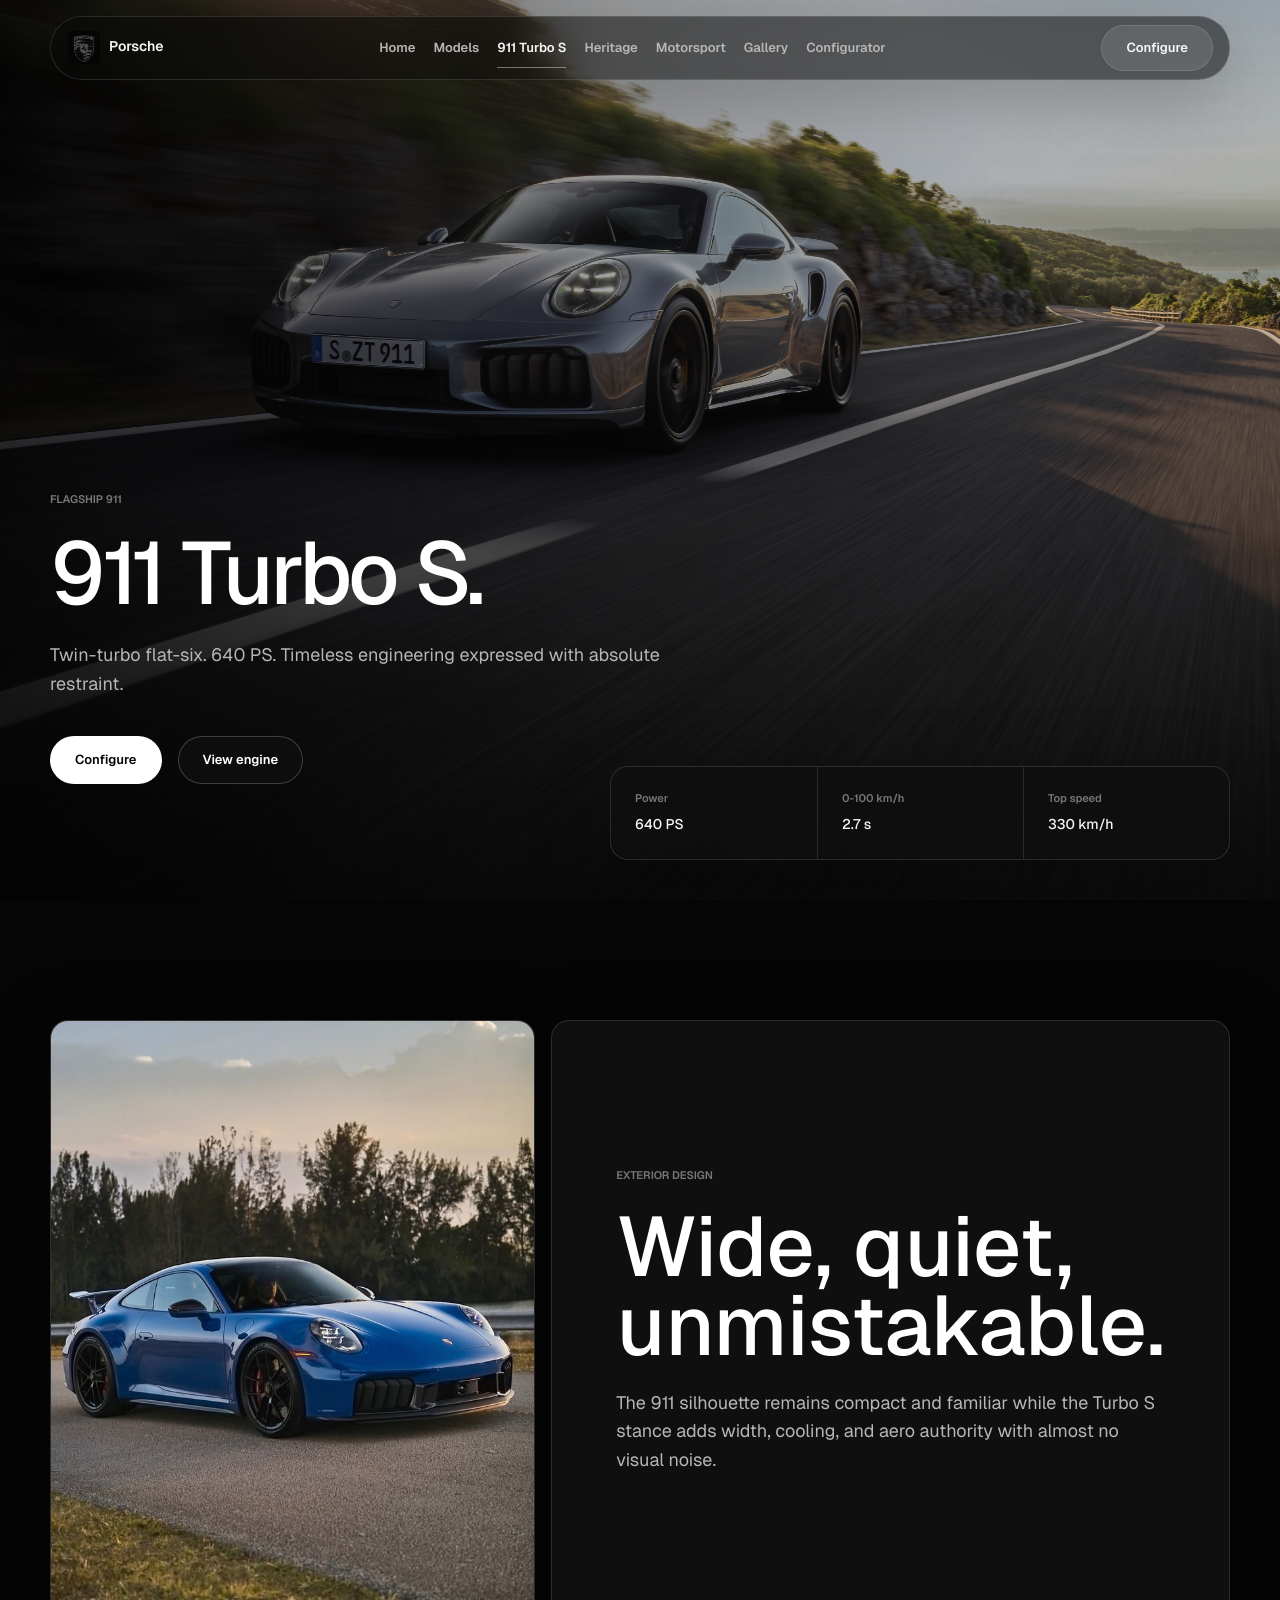
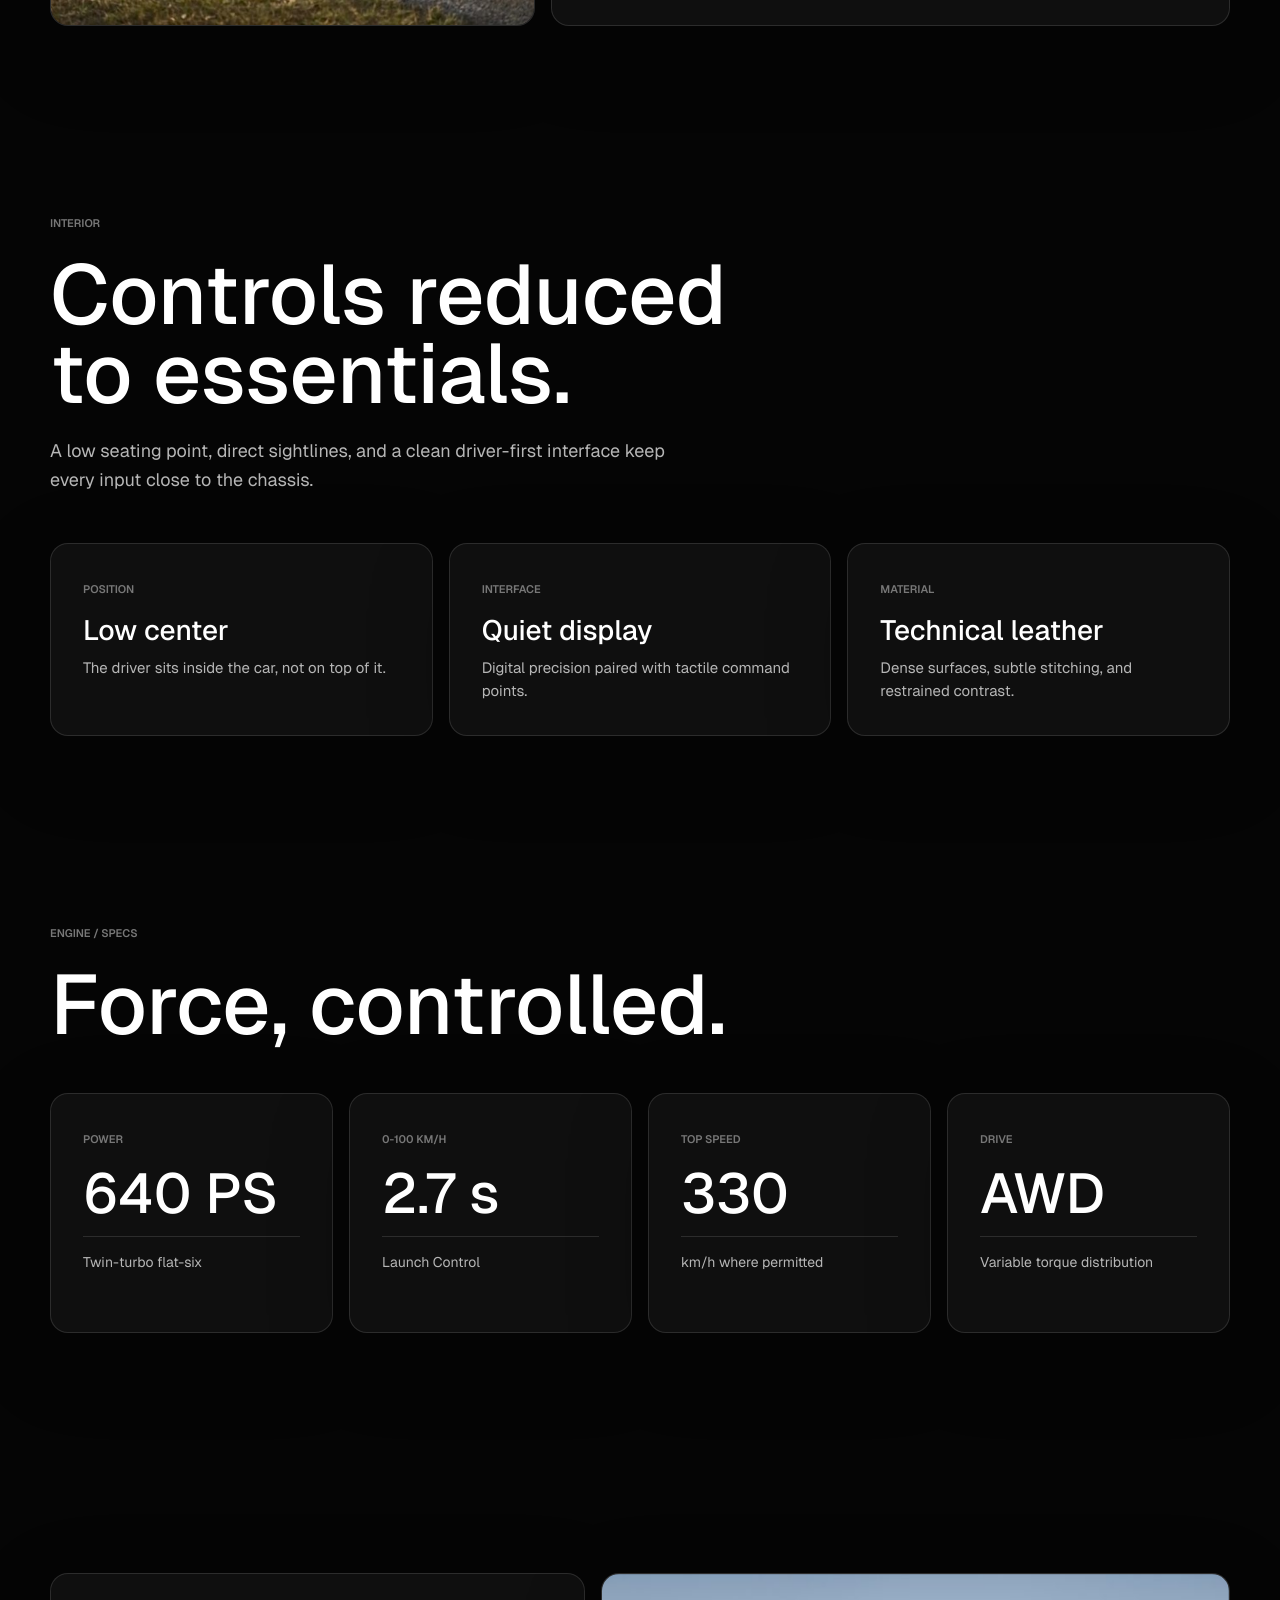
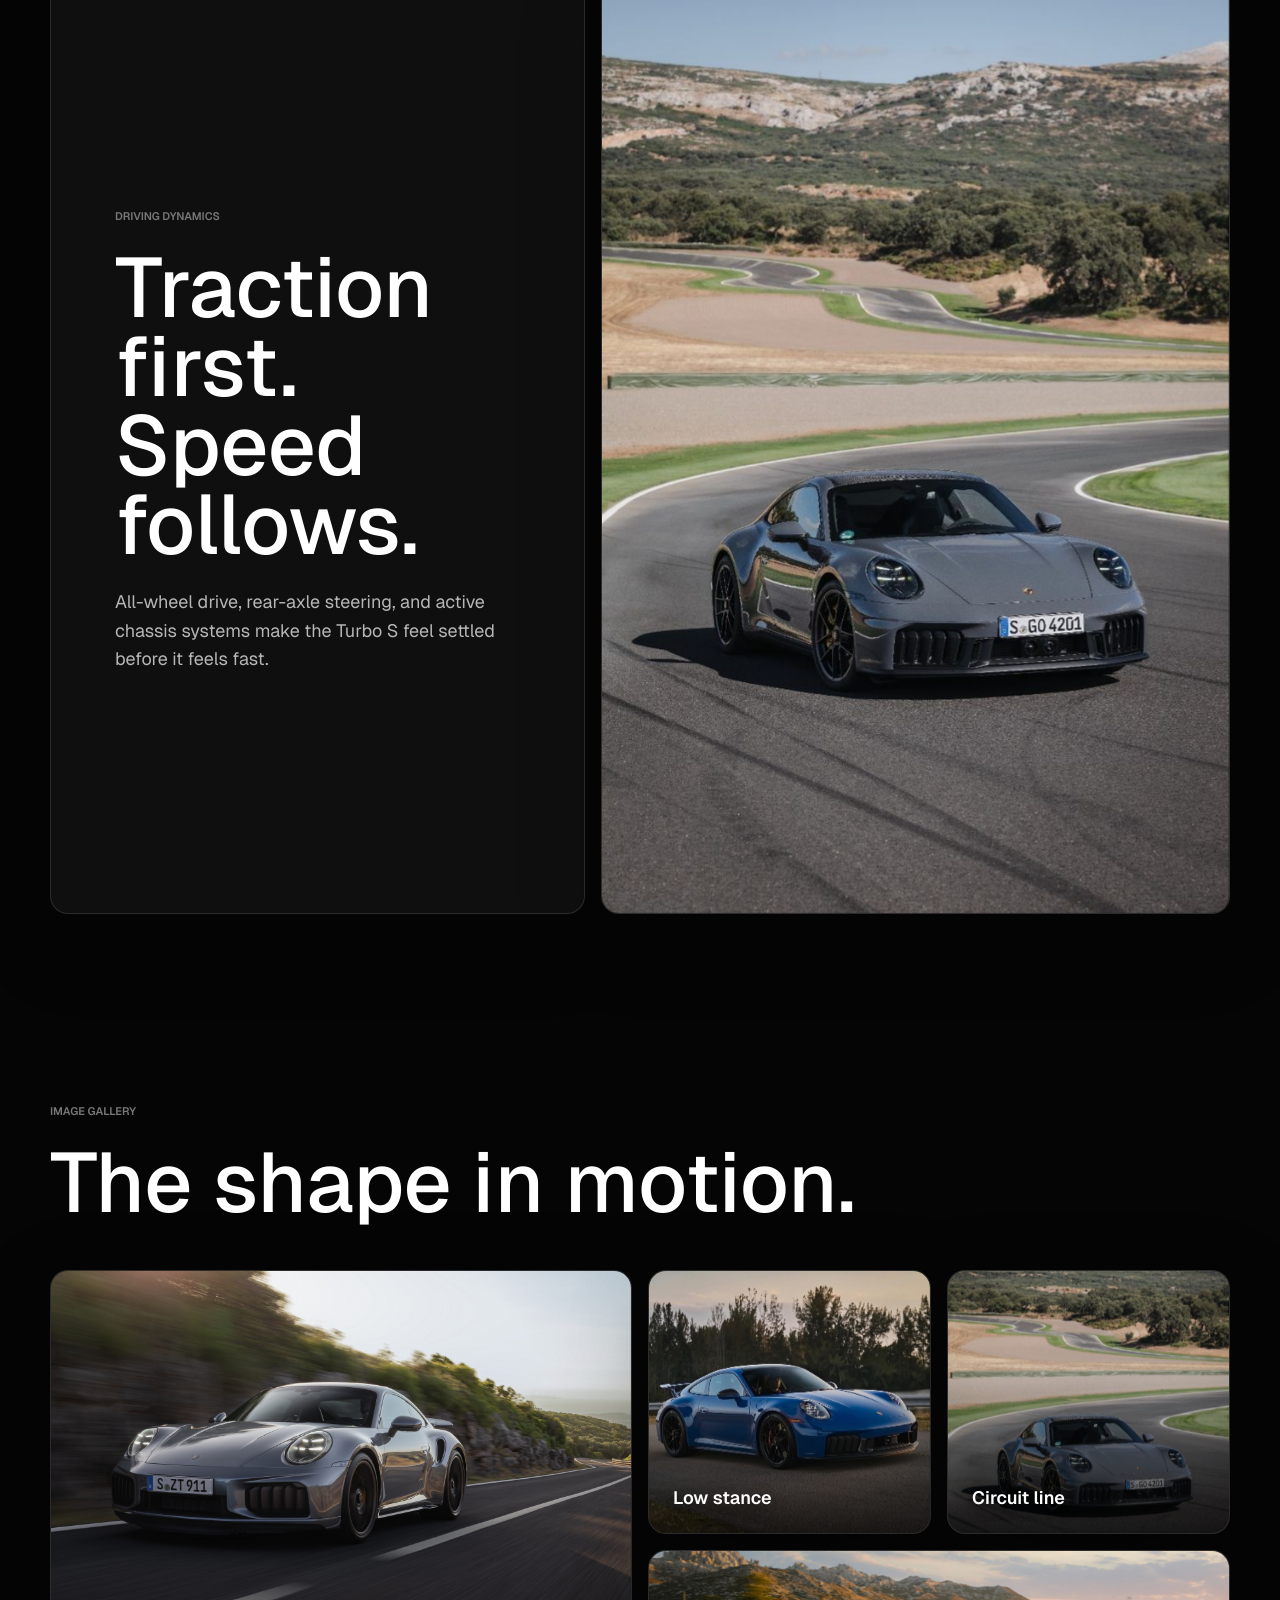
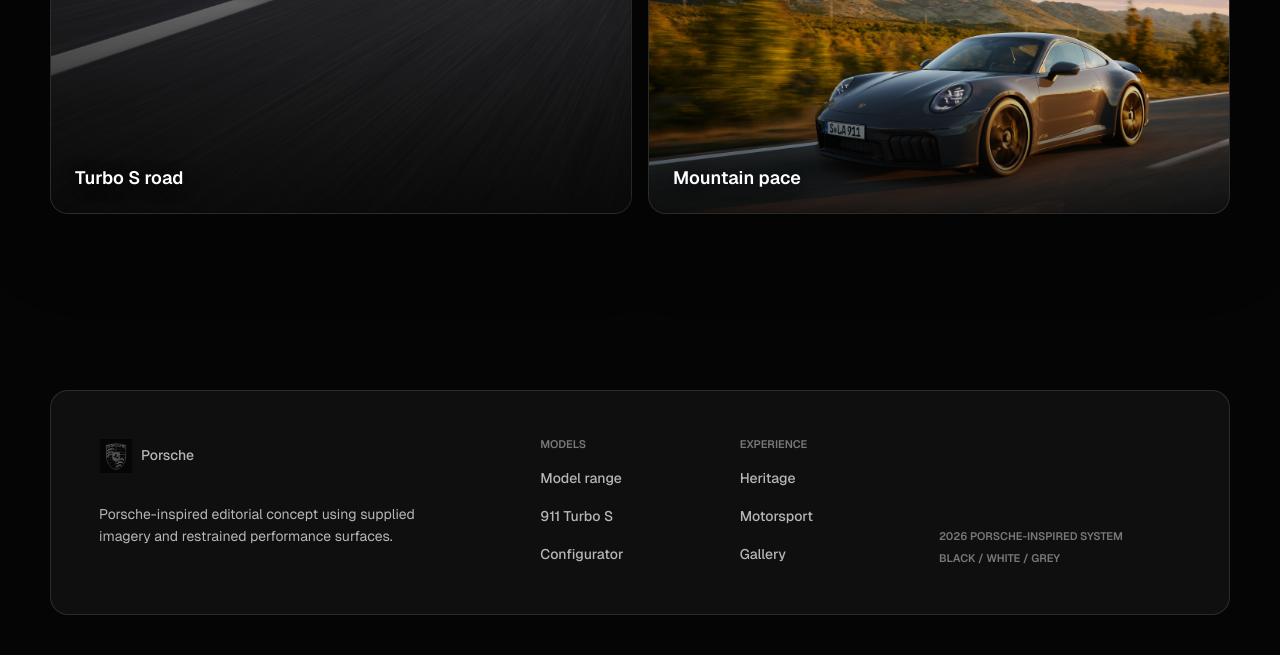
<file: 911-turbo-s.html>
<!doctype html>
<html lang="en">
  <head>
    <meta charset="UTF-8" />
    <meta name="viewport" content="width=device-width, initial-scale=1.0" />
    <title>911 Turbo S | Porsche Performance Concept</title>
    <meta name="description" content="A cinematic flagship page for the Porsche 911 Turbo S concept." />
    <script>document.documentElement.classList.add("js", "is-loading");</script>
    <link rel="icon" type="image/png" href="assets/porsche-crest.png" />
    <link rel="preconnect" href="https://fonts.googleapis.com" />
    <link rel="preconnect" href="https://fonts.gstatic.com" crossorigin />
    <link href="https://fonts.googleapis.com/css2?family=Geist:wght@400;500;600;700&family=Inter:wght@400;500;600;700&display=swap" rel="stylesheet" />
    <link rel="stylesheet" href="styles.css" />
  </head>
  <body>
    <a class="skip-link" href="#main">Skip to content</a>
    <header class="site-header" data-header>
      <a class="brand" href="index.html" aria-label="Porsche concept home">
        <img class="brand-mark" src="assets/porsche-crest.png" alt="" aria-hidden="true" decoding="async" />
        <span>Porsche</span>
      </a>
      <button class="nav-toggle" type="button" aria-expanded="false" aria-controls="site-nav" aria-label="Open menu">
        <span></span><span></span><span class="sr-only">Menu</span>
      </button>
      <nav class="site-nav" id="site-nav" aria-label="Primary navigation">
        <a href="index.html">Home</a>
        <a href="models.html">Models</a>
        <a href="911-turbo-s.html" aria-current="page">911 Turbo S</a>
        <a href="heritage.html">Heritage</a>
        <a href="motorsport.html">Motorsport</a>
        <a href="gallery.html">Gallery</a>
        <a href="configurator.html">Configurator</a>
      </nav>
      <a class="nav-cta" href="configurator.html">Configure</a>
    </header>

    <main id="main">
      <section class="page-hero flagship-hero" aria-labelledby="turbo-title">
        <img src="assets/911-turbo-s-reference.jpg" alt="Porsche 911 Turbo S driving on a warm coastal road" />
        <div class="page-hero-shade" aria-hidden="true"></div>
        <div class="page-hero-content reveal">
          <p class="system-line">Flagship 911</p>
          <h1 id="turbo-title">911 Turbo S.</h1>
          <p>Twin-turbo flat-six. 640 PS. Timeless engineering expressed with absolute restraint.</p>
          <div class="hero-actions">
            <a class="button button-primary" href="configurator.html">Configure</a>
            <a class="button button-secondary" href="#engine">View engine</a>
          </div>
        </div>
        <div class="hero-rail reveal stats-rail" aria-label="911 Turbo S highlights">
          <div><span>Power</span><strong>640 PS</strong></div>
          <div><span>0-100 km/h</span><strong>2.7 s</strong></div>
          <div><span>Top speed</span><strong>330 km/h</strong></div>
        </div>
      </section>

      <section class="section split-feature" aria-labelledby="exterior-title">
        <div class="feature-media reveal"><img src="assets/911-1.jfif" alt="Blue Porsche 911 low in stance" loading="lazy" decoding="async" /></div>
        <div class="feature-copy reveal">
          <p class="system-line">Exterior design</p>
          <h2 id="exterior-title">Wide, quiet, unmistakable.</h2>
          <p>The 911 silhouette remains compact and familiar while the Turbo S stance adds width, cooling, and aero authority with almost no visual noise.</p>
        </div>
      </section>

      <section class="section feature-band" aria-labelledby="interior-title">
        <div class="section-head reveal">
          <p class="system-line">Interior</p>
          <h2 id="interior-title">Controls reduced to essentials.</h2>
          <p>A low seating point, direct sightlines, and a clean driver-first interface keep every input close to the chassis.</p>
        </div>
        <div class="detail-grid">
          <article class="detail-card reveal"><span>Position</span><strong>Low center</strong><p>The driver sits inside the car, not on top of it.</p></article>
          <article class="detail-card reveal"><span>Interface</span><strong>Quiet display</strong><p>Digital precision paired with tactile command points.</p></article>
          <article class="detail-card reveal"><span>Material</span><strong>Technical leather</strong><p>Dense surfaces, subtle stitching, and restrained contrast.</p></article>
        </div>
      </section>

      <section class="section specs" id="engine" aria-labelledby="engine-title">
        <div class="section-head reveal">
          <p class="system-line">Engine / Specs</p>
          <h2 id="engine-title">Force, controlled.</h2>
        </div>
        <div class="spec-grid animated-stats">
          <article class="spec-card reveal"><span>Power</span><strong data-count="640">640 PS</strong><p>Twin-turbo flat-six</p></article>
          <article class="spec-card reveal"><span>0-100 km/h</span><strong data-count="2.7">2.7 s</strong><p>Launch Control</p></article>
          <article class="spec-card reveal"><span>Top speed</span><strong data-count="330">330</strong><p>km/h where permitted</p></article>
          <article class="spec-card reveal"><span>Drive</span><strong>AWD</strong><p>Variable torque distribution</p></article>
        </div>
      </section>

      <section class="section split-feature reverse" aria-labelledby="dynamics-title">
        <div class="feature-media reveal"><img src="assets/911.jfif" alt="Porsche 911 on a circuit bend" loading="lazy" decoding="async" /></div>
        <div class="feature-copy reveal">
          <p class="system-line">Driving dynamics</p>
          <h2 id="dynamics-title">Traction first. Speed follows.</h2>
          <p>All-wheel drive, rear-axle steering, and active chassis systems make the Turbo S feel settled before it feels fast.</p>
        </div>
      </section>

      <section class="section gallery" aria-labelledby="turbo-gallery-title">
        <div class="section-head reveal">
          <p class="system-line">Image gallery</p>
          <h2 id="turbo-gallery-title">The shape in motion.</h2>
        </div>
        <div class="gallery-grid">
          <figure class="gallery-item gallery-large reveal"><img src="assets/911-turbo-s-reference.jpg" alt="911 Turbo S road image" loading="lazy" decoding="async" /><figcaption>Turbo S road</figcaption></figure>
          <figure class="gallery-item reveal"><img src="assets/911-1.jfif" alt="911 front three-quarter" loading="lazy" decoding="async" /><figcaption>Low stance</figcaption></figure>
          <figure class="gallery-item reveal"><img src="assets/911.jfif" alt="911 circuit motion" loading="lazy" decoding="async" /><figcaption>Circuit line</figcaption></figure>
          <figure class="gallery-item gallery-wide reveal"><img src="assets/carrera-gts-hero-desktop.jpg" alt="911 mountain road" loading="lazy" decoding="async" /><figcaption>Mountain pace</figcaption></figure>
        </div>
      </section>
    </main>

    <footer class="site-footer">
      <div><a class="brand" href="index.html"><img class="brand-mark" src="assets/porsche-crest.png" alt="" aria-hidden="true" /><span>Porsche</span></a><p>Porsche-inspired editorial concept using supplied imagery and restrained performance surfaces.</p></div>
      <nav aria-label="Footer models"><h2>Models</h2><a href="models.html">Model range</a><a href="911-turbo-s.html">911 Turbo S</a><a href="configurator.html">Configurator</a></nav>
      <nav aria-label="Footer experience"><h2>Experience</h2><a href="heritage.html">Heritage</a><a href="motorsport.html">Motorsport</a><a href="gallery.html">Gallery</a></nav>
      <div class="footer-meta"><span>2026 Porsche-inspired system</span><span>Black / White / Grey</span></div>
    </footer>
    <script src="script.js"></script>
  </body>
</html>
</file>
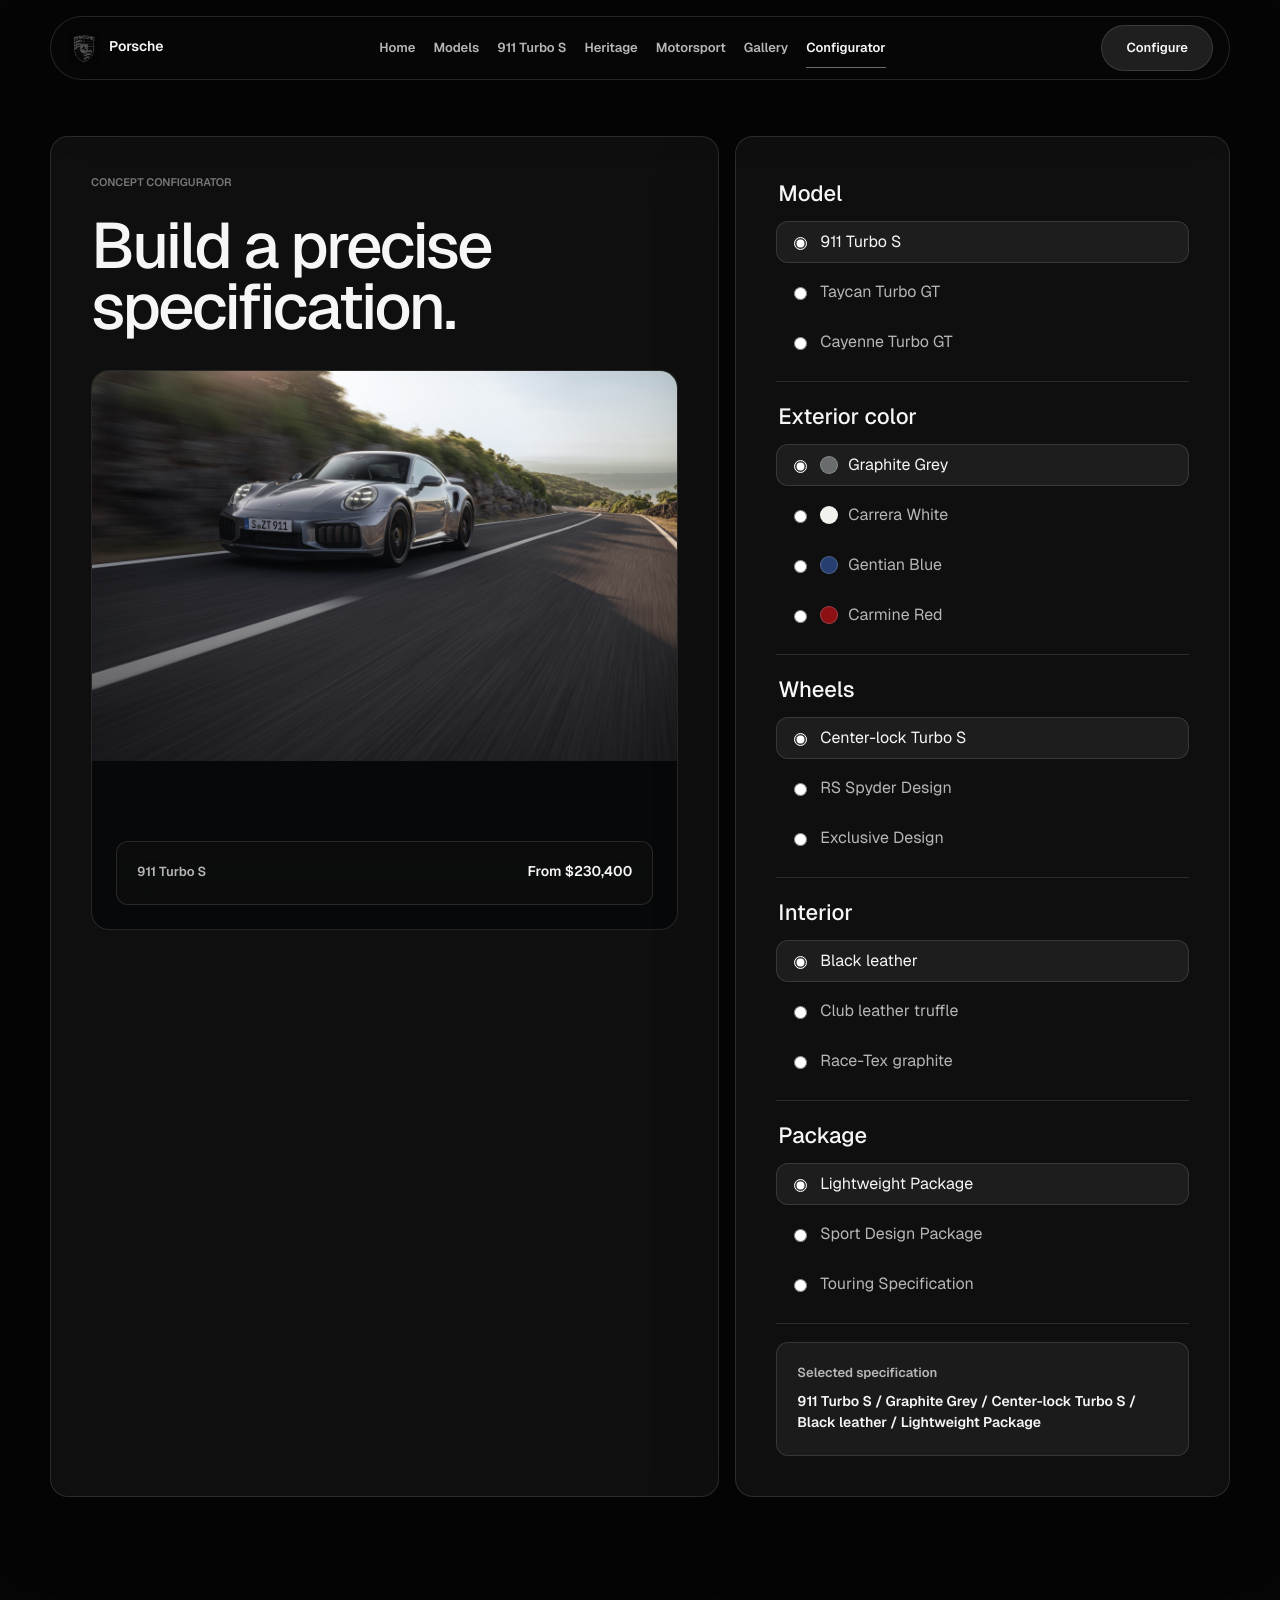
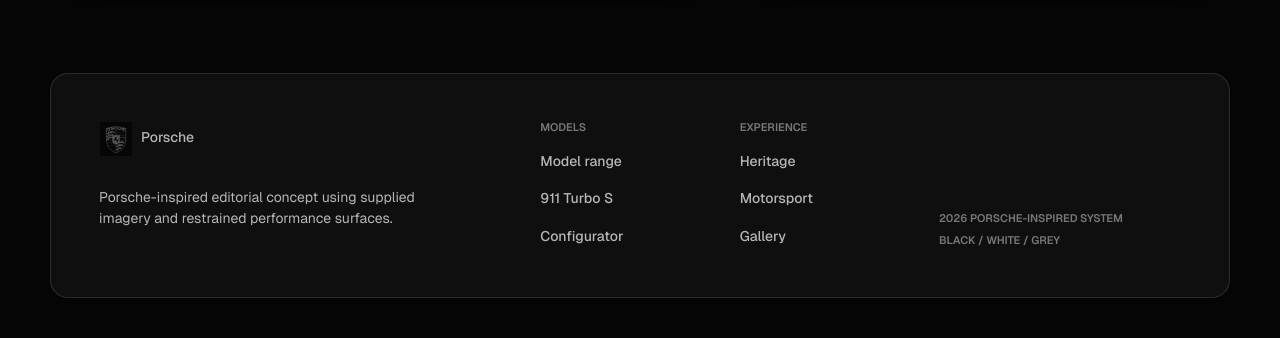
<file: configurator.html>
<!doctype html>
<html lang="en">
  <head>
    <meta charset="UTF-8" />
    <meta name="viewport" content="width=device-width, initial-scale=1.0" />
    <title>Configurator | Porsche Performance Concept</title>
    <meta name="description" content="A premium Porsche-inspired concept configurator for model, color, wheels, interior, and package." />
    <script>document.documentElement.classList.add("js", "is-loading");</script>
    <link rel="icon" type="image/png" href="assets/porsche-crest.png" />
    <link rel="preconnect" href="https://fonts.googleapis.com" />
    <link rel="preconnect" href="https://fonts.gstatic.com" crossorigin />
    <link href="https://fonts.googleapis.com/css2?family=Geist:wght@400;500;600;700&family=Inter:wght@400;500;600;700&display=swap" rel="stylesheet" />
    <link rel="stylesheet" href="styles.css" />
  </head>
  <body>
    <a class="skip-link" href="#main">Skip to content</a>
    <header class="site-header" data-header>
      <a class="brand" href="index.html" aria-label="Porsche concept home"><img class="brand-mark" src="assets/porsche-crest.png" alt="" aria-hidden="true" decoding="async" /><span>Porsche</span></a>
      <button class="nav-toggle" type="button" aria-expanded="false" aria-controls="site-nav" aria-label="Open menu"><span></span><span></span><span class="sr-only">Menu</span></button>
      <nav class="site-nav" id="site-nav" aria-label="Primary navigation">
        <a href="index.html">Home</a><a href="models.html">Models</a><a href="911-turbo-s.html">911 Turbo S</a><a href="heritage.html">Heritage</a><a href="motorsport.html">Motorsport</a><a href="gallery.html">Gallery</a><a href="configurator.html" aria-current="page">Configurator</a>
      </nav>
      <a class="nav-cta" href="configurator.html" aria-current="page">Configure</a>
    </header>

    <main id="main">
      <section class="section configurator-shell" aria-labelledby="configurator-title">
        <div class="configurator-preview reveal">
          <p class="system-line">Concept configurator</p>
          <h1 id="configurator-title">Build a precise specification.</h1>
          <div class="configurator-stage">
            <img src="assets/911-turbo-s-reference.jpg" alt="Configured Porsche preview" data-config-image />
            <div class="paint-wash" data-config-wash aria-hidden="true"></div>
            <div class="config-summary">
              <span data-config-model>911 Turbo S</span>
              <strong data-config-price>From $230,400</strong>
            </div>
          </div>
        </div>

        <form class="configurator-panel reveal" data-configurator>
          <fieldset>
            <legend>Model</legend>
            <label><input type="radio" name="model" value="911 Turbo S" data-image="assets/911-turbo-s-reference.jpg" data-price="From $230,400" checked />911 Turbo S</label>
            <label><input type="radio" name="model" value="Taycan Turbo GT" data-image="assets/taycan-2.jfif" data-price="From $231,995" />Taycan Turbo GT</label>
            <label><input type="radio" name="model" value="Cayenne Turbo GT" data-image="assets/cayenne-gallery.jpg" data-price="From $203,800" />Cayenne Turbo GT</label>
          </fieldset>

          <fieldset>
            <legend>Exterior color</legend>
            <label><input type="radio" name="color" value="Graphite Grey" data-color="rgba(130, 136, 138, 0.18)" checked /><span class="swatch graphite"></span>Graphite Grey</label>
            <label><input type="radio" name="color" value="Carrera White" data-color="rgba(255, 255, 255, 0.12)" /><span class="swatch white"></span>Carrera White</label>
            <label><input type="radio" name="color" value="Gentian Blue" data-color="rgba(45, 78, 128, 0.26)" /><span class="swatch blue"></span>Gentian Blue</label>
            <label><input type="radio" name="color" value="Carmine Red" data-color="rgba(166, 22, 28, 0.24)" /><span class="swatch red"></span>Carmine Red</label>
          </fieldset>

          <fieldset>
            <legend>Wheels</legend>
            <label><input type="radio" name="wheels" value="Center-lock Turbo S" checked />Center-lock Turbo S</label>
            <label><input type="radio" name="wheels" value="RS Spyder Design" />RS Spyder Design</label>
            <label><input type="radio" name="wheels" value="Exclusive Design" />Exclusive Design</label>
          </fieldset>

          <fieldset>
            <legend>Interior</legend>
            <label><input type="radio" name="interior" value="Black leather" checked />Black leather</label>
            <label><input type="radio" name="interior" value="Club leather truffle" />Club leather truffle</label>
            <label><input type="radio" name="interior" value="Race-Tex graphite" />Race-Tex graphite</label>
          </fieldset>

          <fieldset>
            <legend>Package</legend>
            <label><input type="radio" name="package" value="Lightweight Package" checked />Lightweight Package</label>
            <label><input type="radio" name="package" value="Sport Design Package" />Sport Design Package</label>
            <label><input type="radio" name="package" value="Touring Specification" />Touring Specification</label>
          </fieldset>

          <div class="configuration-readout" aria-live="polite">
            <span>Selected specification</span>
            <strong data-config-readout>911 Turbo S / Graphite Grey / Center-lock Turbo S / Black leather / Lightweight Package</strong>
          </div>
        </form>
      </section>
    </main>

    <footer class="site-footer">
      <div><a class="brand" href="index.html"><img class="brand-mark" src="assets/porsche-crest.png" alt="" aria-hidden="true" /><span>Porsche</span></a><p>Porsche-inspired editorial concept using supplied imagery and restrained performance surfaces.</p></div>
      <nav aria-label="Footer models"><h2>Models</h2><a href="models.html">Model range</a><a href="911-turbo-s.html">911 Turbo S</a><a href="configurator.html">Configurator</a></nav>
      <nav aria-label="Footer experience"><h2>Experience</h2><a href="heritage.html">Heritage</a><a href="motorsport.html">Motorsport</a><a href="gallery.html">Gallery</a></nav>
      <div class="footer-meta"><span>2026 Porsche-inspired system</span><span>Black / White / Grey</span></div>
    </footer>
    <script src="script.js"></script>
  </body>
</html>
</file>
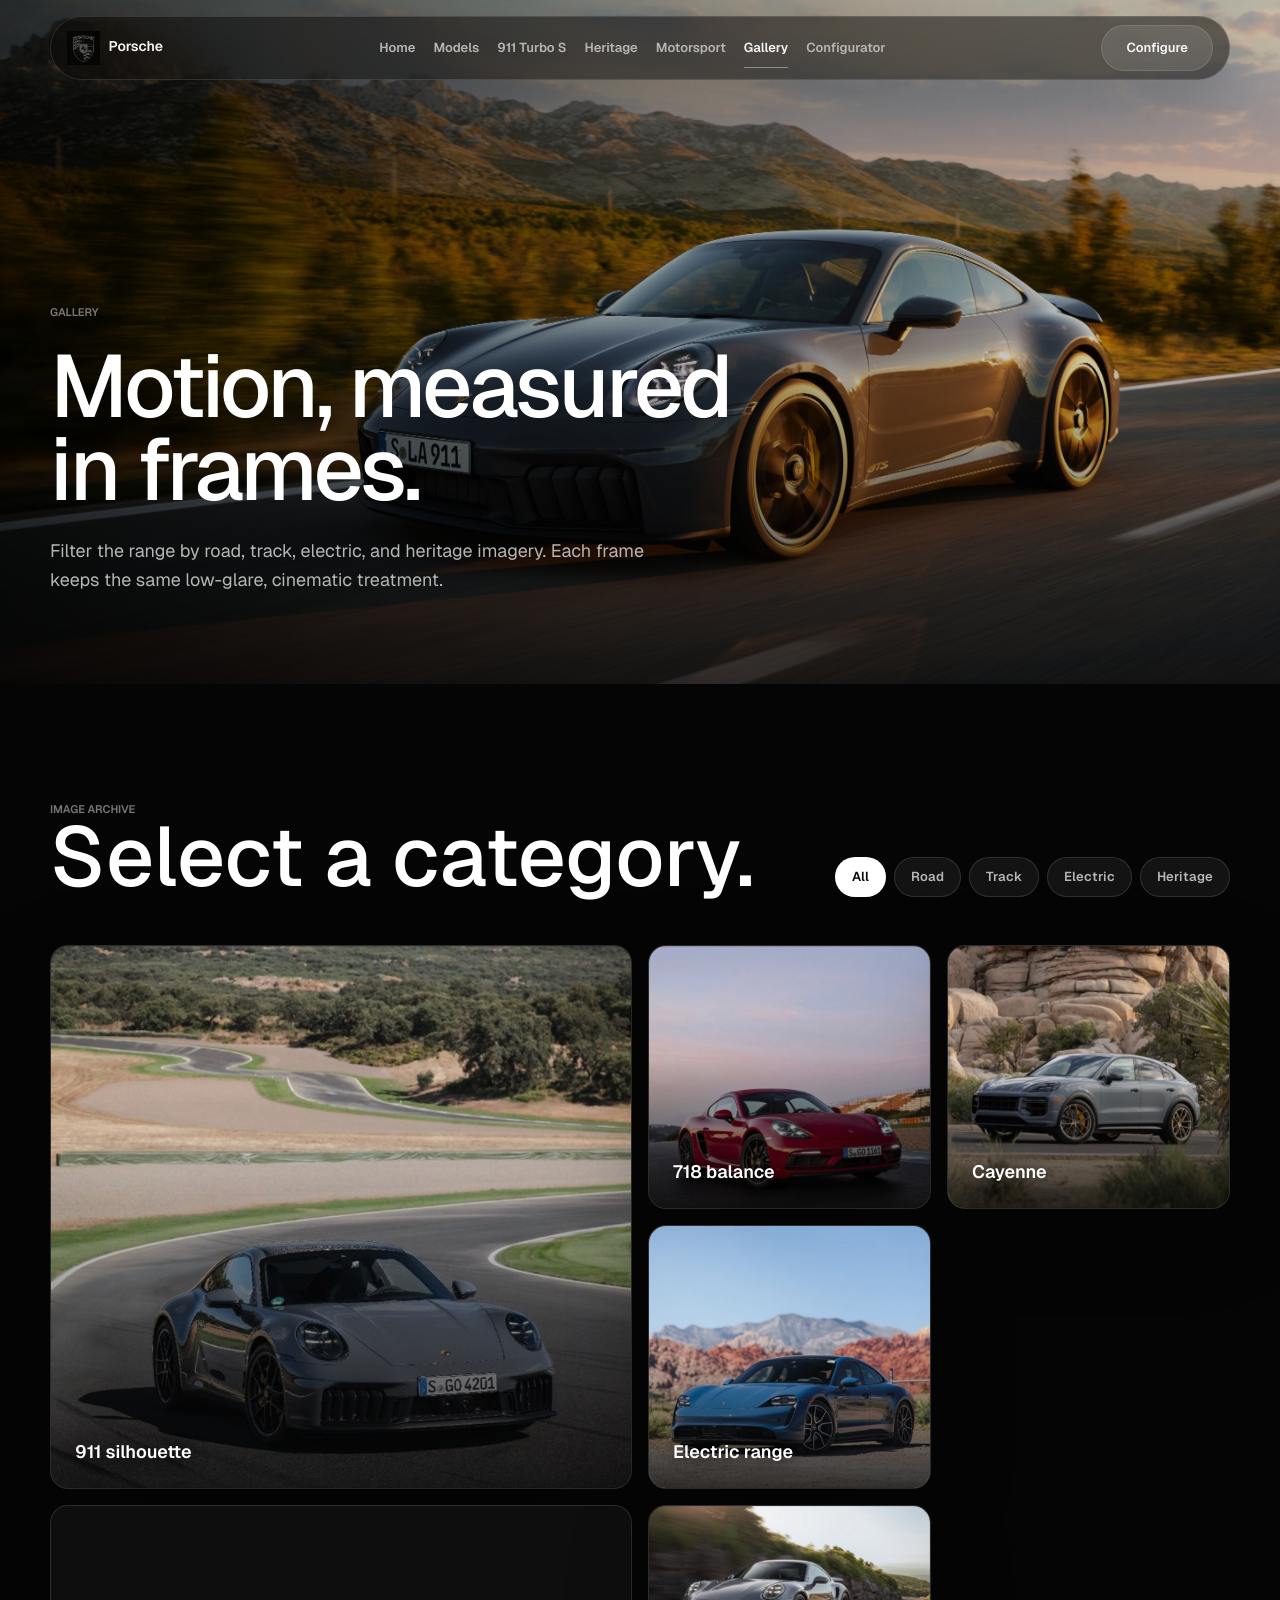
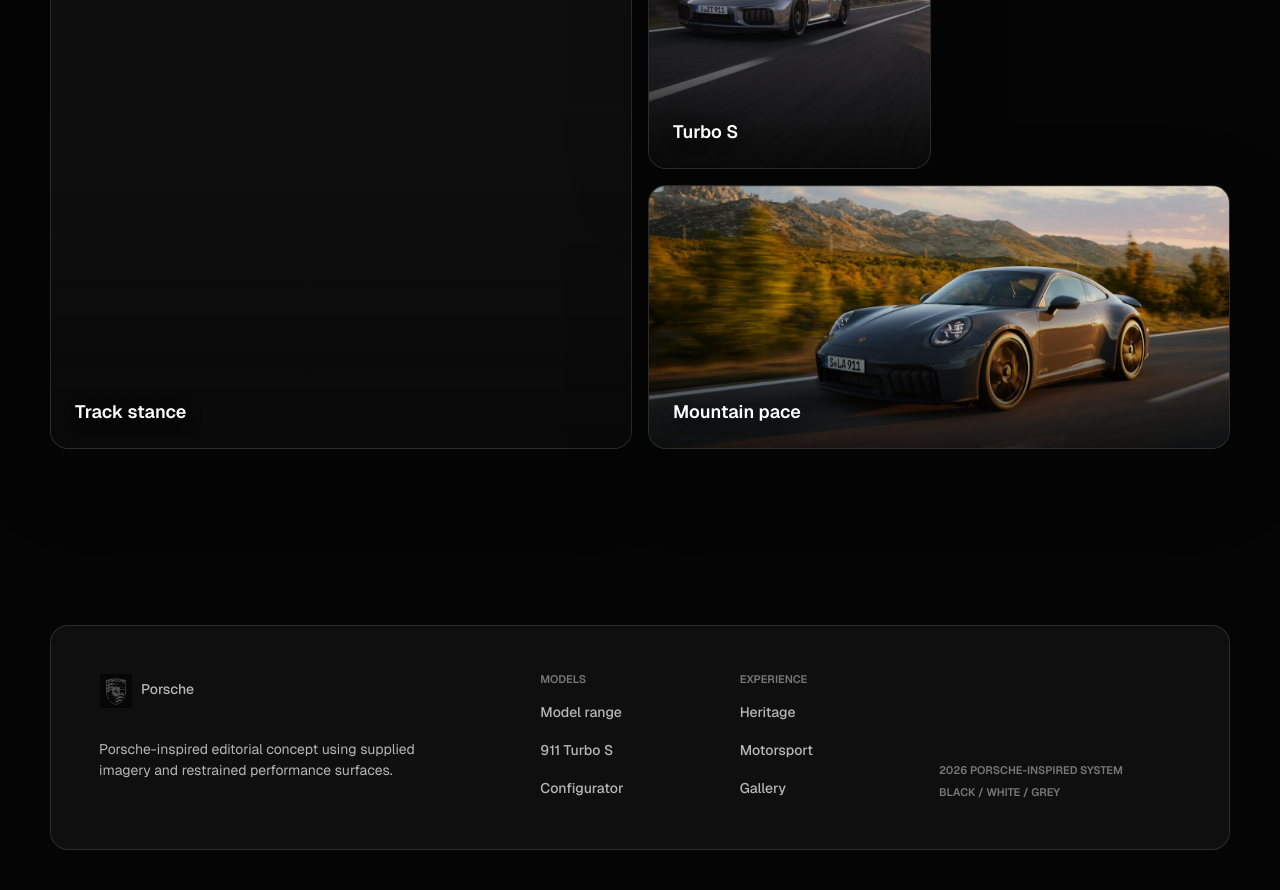
<file: gallery.html>
<!doctype html>
<html lang="en">
  <head>
    <meta charset="UTF-8" />
    <meta name="viewport" content="width=device-width, initial-scale=1.0" />
    <title>Gallery | Porsche Performance Concept</title>
    <meta name="description" content="A premium filtered Porsche-inspired image gallery with fullscreen lightbox." />
    <script>document.documentElement.classList.add("js", "is-loading");</script>
    <link rel="icon" type="image/png" href="assets/porsche-crest.png" />
    <link rel="preconnect" href="https://fonts.googleapis.com" />
    <link rel="preconnect" href="https://fonts.gstatic.com" crossorigin />
    <link href="https://fonts.googleapis.com/css2?family=Geist:wght@400;500;600;700&family=Inter:wght@400;500;600;700&display=swap" rel="stylesheet" />
    <link rel="stylesheet" href="styles.css" />
  </head>
  <body>
    <a class="skip-link" href="#main">Skip to content</a>
    <header class="site-header" data-header>
      <a class="brand" href="index.html" aria-label="Porsche concept home"><img class="brand-mark" src="assets/porsche-crest.png" alt="" aria-hidden="true" decoding="async" /><span>Porsche</span></a>
      <button class="nav-toggle" type="button" aria-expanded="false" aria-controls="site-nav" aria-label="Open menu"><span></span><span></span><span class="sr-only">Menu</span></button>
      <nav class="site-nav" id="site-nav" aria-label="Primary navigation">
        <a href="index.html">Home</a><a href="models.html">Models</a><a href="911-turbo-s.html">911 Turbo S</a><a href="heritage.html">Heritage</a><a href="motorsport.html">Motorsport</a><a href="gallery.html" aria-current="page">Gallery</a><a href="configurator.html">Configurator</a>
      </nav>
      <a class="nav-cta" href="configurator.html">Configure</a>
    </header>

    <main id="main">
      <section class="page-hero compact-hero" aria-labelledby="gallery-title">
        <img src="assets/carrera-gts-hero-desktop.jpg" alt="Porsche 911 driving through mountain light" />
        <div class="page-hero-shade" aria-hidden="true"></div>
        <div class="page-hero-content reveal">
          <p class="system-line">Gallery</p>
          <h1 id="gallery-title">Motion, measured in frames.</h1>
          <p>Filter the range by road, track, electric, and heritage imagery. Each frame keeps the same low-glare, cinematic treatment.</p>
        </div>
      </section>

      <section class="section gallery-page" aria-labelledby="gallery-grid-title">
        <div class="section-head reveal gallery-toolbar">
          <div>
            <p class="system-line">Image archive</p>
            <h2 id="gallery-grid-title">Select a category.</h2>
          </div>
          <div class="filter-controls" aria-label="Gallery filters">
            <button class="filter-button is-active" type="button" data-filter="all">All</button>
            <button class="filter-button" type="button" data-filter="road">Road</button>
            <button class="filter-button" type="button" data-filter="track">Track</button>
            <button class="filter-button" type="button" data-filter="electric">Electric</button>
            <button class="filter-button" type="button" data-filter="heritage">Heritage</button>
          </div>
        </div>

        <div class="gallery-grid gallery-masonry" data-gallery>
          <figure class="gallery-item gallery-large reveal" data-category="track">
            <button class="lightbox-trigger" type="button" aria-label="Open 911 silhouette image">
              <img src="assets/911.jfif" alt="Silver 911 carrying speed through a circuit bend" loading="lazy" decoding="async" />
            </button>
            <figcaption>911 silhouette</figcaption>
          </figure>
          <figure class="gallery-item reveal" data-category="road">
            <button class="lightbox-trigger" type="button" aria-label="Open 718 balance image">
              <img src="assets/718.jfif" alt="718 Cayman in low light" loading="lazy" decoding="async" />
            </button>
            <figcaption>718 balance</figcaption>
          </figure>
          <figure class="gallery-item reveal" data-category="road">
            <button class="lightbox-trigger" type="button" aria-label="Open Cayenne image">
              <img class="cayenne-gallery" src="assets/cayenne-gallery.jpg" alt="Porsche Cayenne in a desert rock landscape" loading="lazy" decoding="async" />
            </button>
            <figcaption>Cayenne</figcaption>
          </figure>
          <figure class="gallery-item reveal" data-category="electric">
            <button class="lightbox-trigger" type="button" aria-label="Open electric range image">
              <img src="assets/taycan-2.jfif" alt="Blue Taycan in bright desert light" loading="lazy" decoding="async" />
            </button>
            <figcaption>Electric range</figcaption>
          </figure>
          <figure class="gallery-item gallery-wide gallery-feature reveal" data-category="track">
            <button class="lightbox-trigger" type="button" aria-label="Open track stance image">
              <img src="assets/911-3.jfif" alt="Silver 911 GT3 RS standing wide in a desert landscape" loading="lazy" decoding="async" />
            </button>
            <figcaption>Track stance</figcaption>
          </figure>
          <figure class="gallery-item reveal" data-category="heritage">
            <button class="lightbox-trigger" type="button" aria-label="Open Turbo S image">
              <img src="assets/911-turbo-s-reference.jpg" alt="992-generation 911 Turbo S on a warm coastal road" loading="lazy" decoding="async" />
            </button>
            <figcaption>Turbo S</figcaption>
          </figure>
          <figure class="gallery-item gallery-wide reveal" data-category="road">
            <button class="lightbox-trigger" type="button" aria-label="Open mountain pace image">
              <img src="assets/carrera-gts-hero-desktop.jpg" alt="Porsche 911 Carrera GTS on a mountain road" loading="lazy" decoding="async" />
            </button>
            <figcaption>Mountain pace</figcaption>
          </figure>
        </div>
      </section>
    </main>

    <div class="lightbox" data-lightbox hidden>
      <button class="lightbox-close" type="button" aria-label="Close gallery image">Close</button>
      <img src="[data-uri]" alt="" data-lightbox-image />
      <p data-lightbox-caption></p>
    </div>

    <footer class="site-footer">
      <div><a class="brand" href="index.html"><img class="brand-mark" src="assets/porsche-crest.png" alt="" aria-hidden="true" /><span>Porsche</span></a><p>Porsche-inspired editorial concept using supplied imagery and restrained performance surfaces.</p></div>
      <nav aria-label="Footer models"><h2>Models</h2><a href="models.html">Model range</a><a href="911-turbo-s.html">911 Turbo S</a><a href="configurator.html">Configurator</a></nav>
      <nav aria-label="Footer experience"><h2>Experience</h2><a href="heritage.html">Heritage</a><a href="motorsport.html">Motorsport</a><a href="gallery.html">Gallery</a></nav>
      <div class="footer-meta"><span>2026 Porsche-inspired system</span><span>Black / White / Grey</span></div>
    </footer>
    <script src="script.js"></script>
  </body>
</html>
</file>
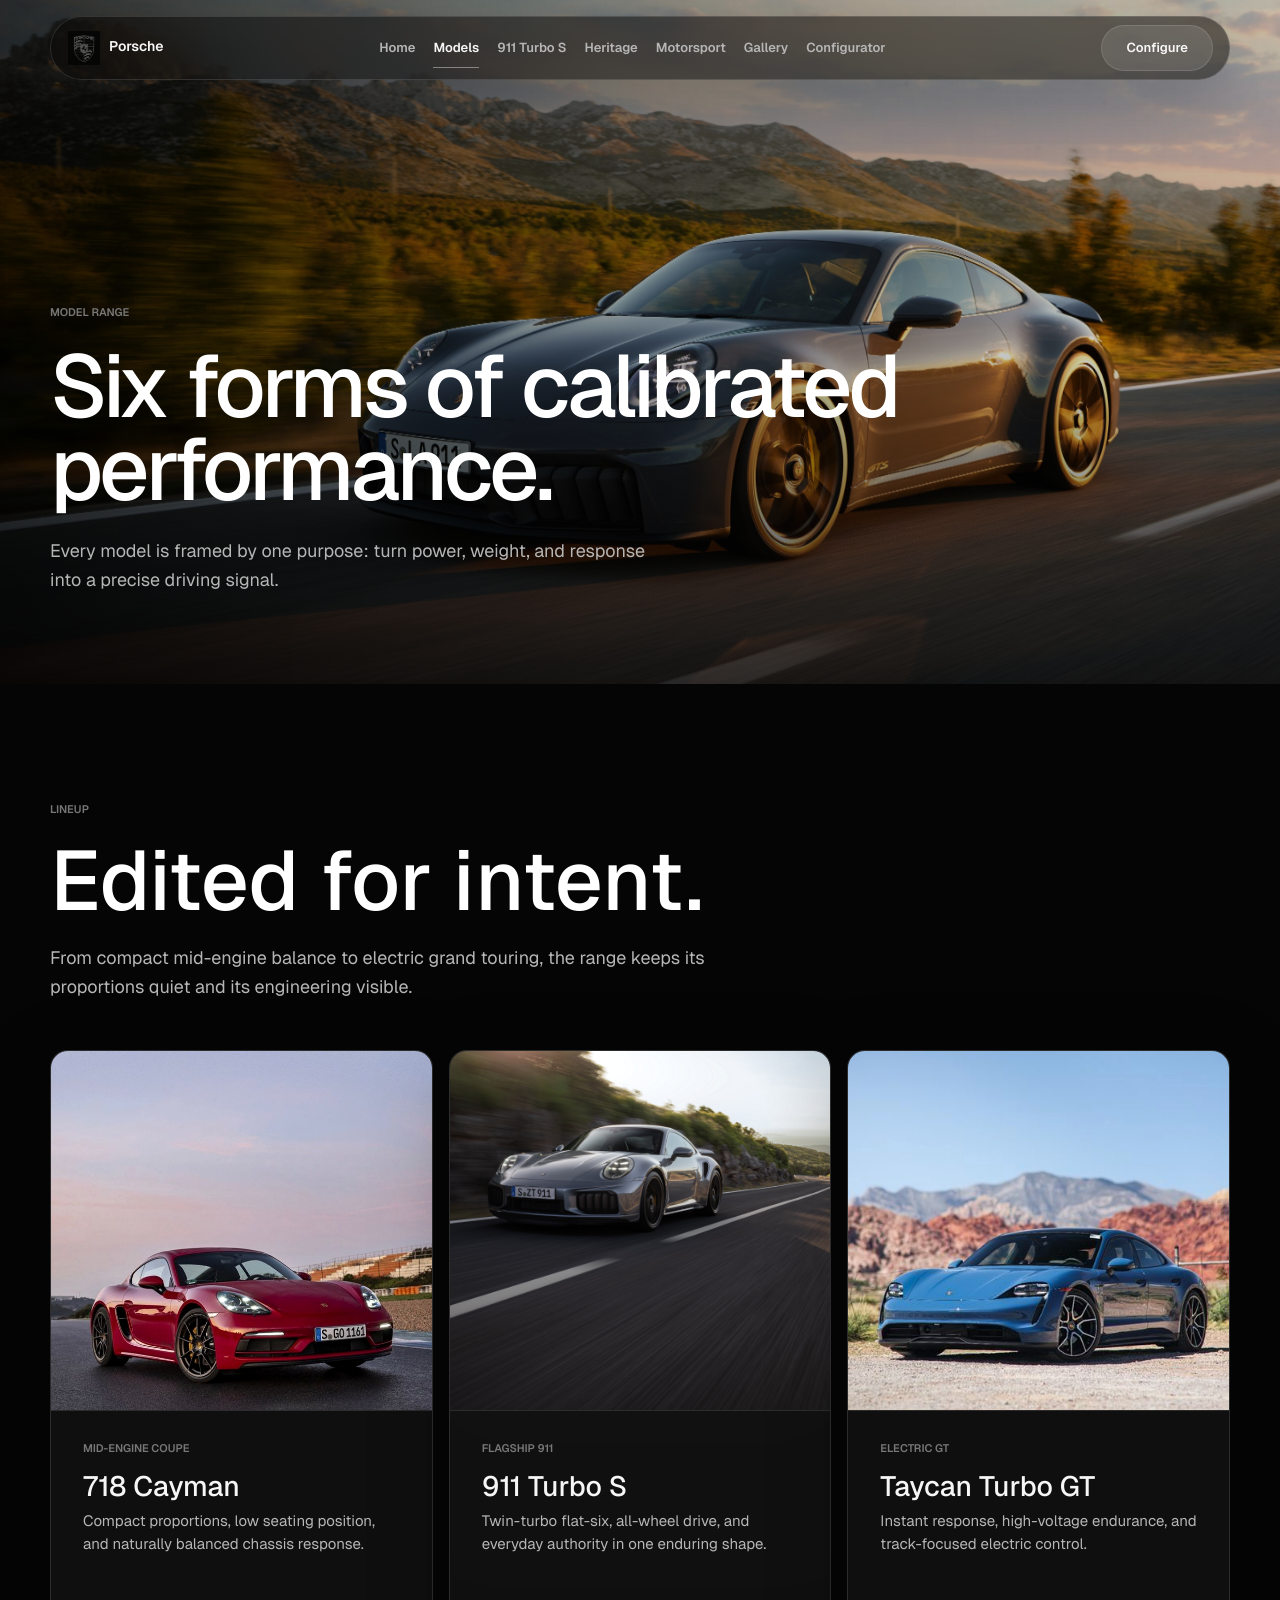
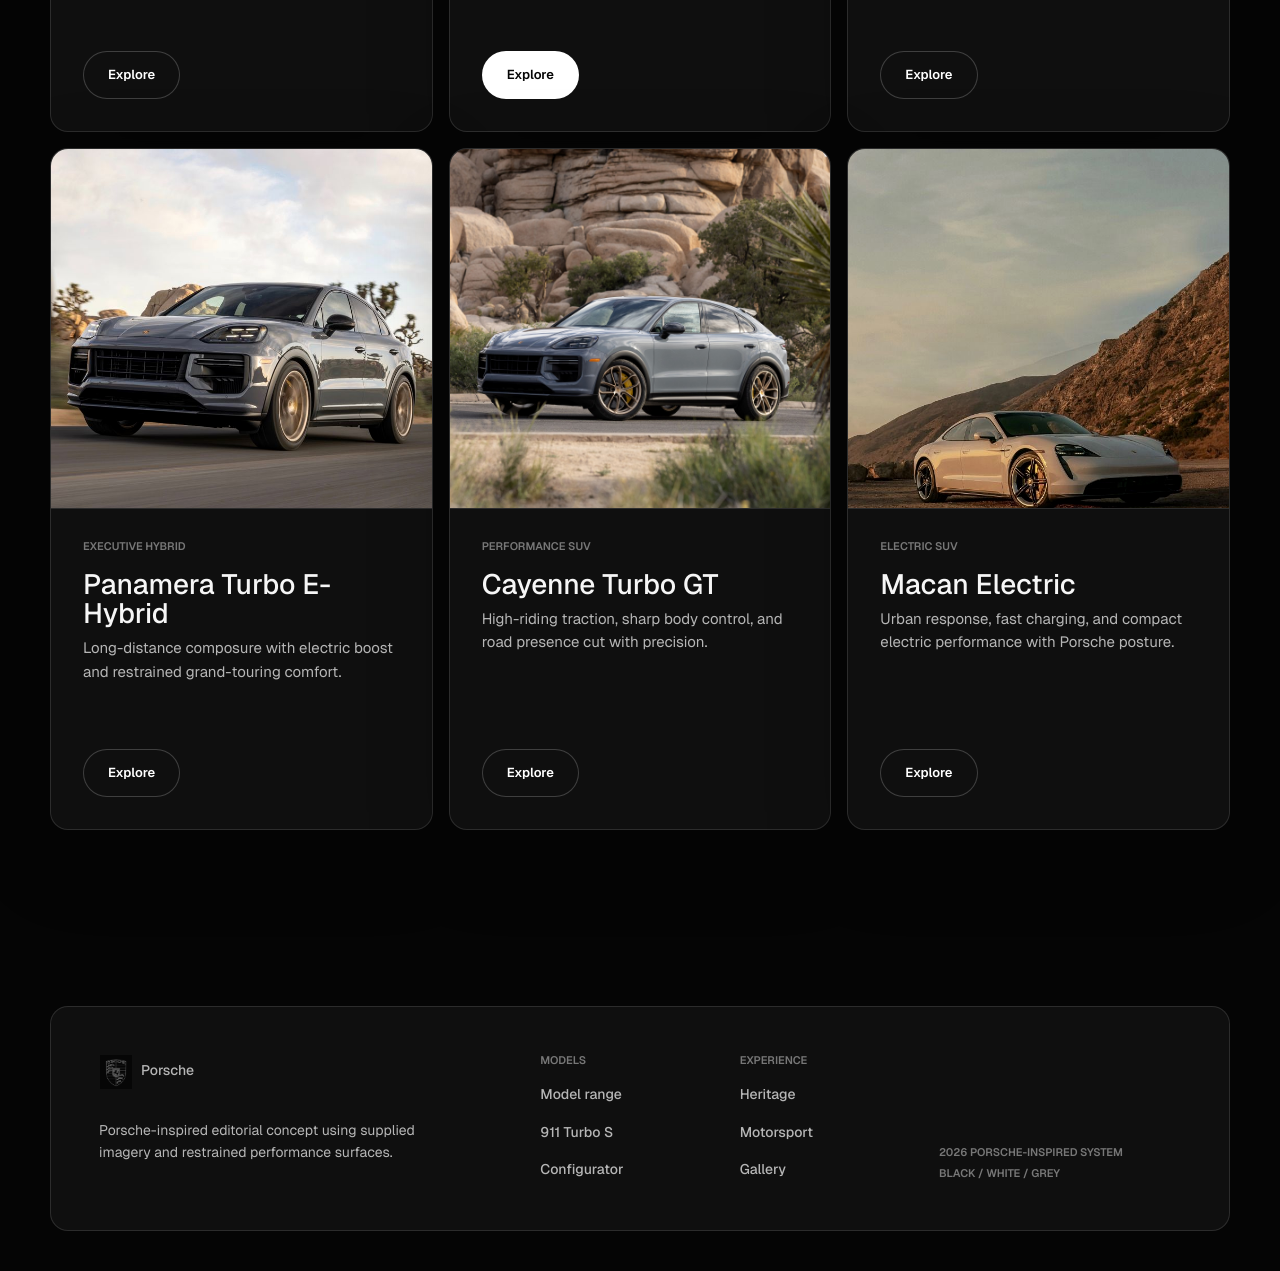
<file: models.html>
<!doctype html>
<html lang="en">
  <head>
    <meta charset="UTF-8" />
    <meta name="viewport" content="width=device-width, initial-scale=1.0" />
    <title>Models | Porsche Performance Concept</title>
    <meta name="description" content="A premium Porsche-inspired model range with six calibrated performance expressions." />
    <script>document.documentElement.classList.add("js", "is-loading");</script>
    <link rel="icon" type="image/png" href="assets/porsche-crest.png" />
    <link rel="preconnect" href="https://fonts.googleapis.com" />
    <link rel="preconnect" href="https://fonts.gstatic.com" crossorigin />
    <link href="https://fonts.googleapis.com/css2?family=Geist:wght@400;500;600;700&family=Inter:wght@400;500;600;700&display=swap" rel="stylesheet" />
    <link rel="stylesheet" href="styles.css" />
  </head>
  <body>
    <a class="skip-link" href="#main">Skip to content</a>
    <header class="site-header" data-header>
      <a class="brand" href="index.html" aria-label="Porsche concept home">
        <img class="brand-mark" src="assets/porsche-crest.png" alt="" aria-hidden="true" decoding="async" />
        <span>Porsche</span>
      </a>
      <button class="nav-toggle" type="button" aria-expanded="false" aria-controls="site-nav" aria-label="Open menu">
        <span></span><span></span><span class="sr-only">Menu</span>
      </button>
      <nav class="site-nav" id="site-nav" aria-label="Primary navigation">
        <a href="index.html">Home</a>
        <a href="models.html" aria-current="page">Models</a>
        <a href="911-turbo-s.html">911 Turbo S</a>
        <a href="heritage.html">Heritage</a>
        <a href="motorsport.html">Motorsport</a>
        <a href="gallery.html">Gallery</a>
        <a href="configurator.html">Configurator</a>
      </nav>
      <a class="nav-cta" href="configurator.html">Configure</a>
    </header>

    <main id="main">
      <section class="page-hero compact-hero" aria-labelledby="models-title">
        <img src="assets/carrera-gts-hero-desktop.jpg" alt="Porsche 911 Carrera GTS on a mountain road" />
        <div class="page-hero-shade" aria-hidden="true"></div>
        <div class="page-hero-content reveal">
          <p class="system-line">Model range</p>
          <h1 id="models-title">Six forms of calibrated performance.</h1>
          <p>Every model is framed by one purpose: turn power, weight, and response into a precise driving signal.</p>
        </div>
      </section>

      <section class="section" aria-labelledby="lineup-title">
        <div class="section-head reveal">
          <p class="system-line">Lineup</p>
          <h2 id="lineup-title">Edited for intent.</h2>
          <p>From compact mid-engine balance to electric grand touring, the range keeps its proportions quiet and its engineering visible.</p>
        </div>

        <div class="lineup-grid">
          <article class="model-card reveal">
            <img src="assets/718.jfif" alt="718 Cayman in low evening light" loading="lazy" decoding="async" />
            <div class="card-body">
              <div class="card-kicker">Mid-engine coupe</div>
              <h3>718 Cayman</h3>
              <p>Compact proportions, low seating position, and naturally balanced chassis response.</p>
              <a class="button button-secondary" href="configurator.html">Explore</a>
            </div>
          </article>
          <article class="model-card reveal featured-model">
            <img src="assets/911-turbo-s-reference.jpg" alt="992-generation Porsche 911 Turbo S on a coastal road" loading="lazy" decoding="async" />
            <div class="card-body">
              <div class="card-kicker">Flagship 911</div>
              <h3>911 Turbo S</h3>
              <p>Twin-turbo flat-six, all-wheel drive, and everyday authority in one enduring shape.</p>
              <a class="button button-primary" href="911-turbo-s.html">Explore</a>
            </div>
          </article>
          <article class="model-card reveal">
            <img src="assets/taycan-2.jfif" alt="Blue Taycan in a desert landscape" loading="lazy" decoding="async" />
            <div class="card-body">
              <div class="card-kicker">Electric GT</div>
              <h3>Taycan Turbo GT</h3>
              <p>Instant response, high-voltage endurance, and track-focused electric control.</p>
              <a class="button button-secondary" href="configurator.html">Explore</a>
            </div>
          </article>
          <article class="model-card reveal">
            <img src="assets/porsche-hero.jfif" alt="Porsche front detail in low contrast light" loading="lazy" decoding="async" />
            <div class="card-body">
              <div class="card-kicker">Executive hybrid</div>
              <h3>Panamera Turbo E-Hybrid</h3>
              <p>Long-distance composure with electric boost and restrained grand-touring comfort.</p>
              <a class="button button-secondary" href="configurator.html">Explore</a>
            </div>
          </article>
          <article class="model-card reveal">
            <img class="cayenne-gallery" src="assets/cayenne-gallery.jpg" alt="Porsche Cayenne in desert rock scenery" loading="lazy" decoding="async" />
            <div class="card-body">
              <div class="card-kicker">Performance SUV</div>
              <h3>Cayenne Turbo GT</h3>
              <p>High-riding traction, sharp body control, and road presence cut with precision.</p>
              <a class="button button-secondary" href="configurator.html">Explore</a>
            </div>
          </article>
          <article class="model-card reveal">
            <img src="assets/taycan-1.jfif" alt="White Porsche in a mountain landscape" loading="lazy" decoding="async" />
            <div class="card-body">
              <div class="card-kicker">Electric SUV</div>
              <h3>Macan Electric</h3>
              <p>Urban response, fast charging, and compact electric performance with Porsche posture.</p>
              <a class="button button-secondary" href="configurator.html">Explore</a>
            </div>
          </article>
        </div>
      </section>
    </main>

    <footer class="site-footer">
      <div>
        <a class="brand" href="index.html" aria-label="Porsche concept home">
          <img class="brand-mark" src="assets/porsche-crest.png" alt="" aria-hidden="true" loading="lazy" decoding="async" />
          <span>Porsche</span>
        </a>
        <p>Porsche-inspired editorial concept using supplied imagery and restrained performance surfaces.</p>
      </div>
      <nav aria-label="Footer models">
        <h2>Models</h2>
        <a href="models.html">Model range</a>
        <a href="911-turbo-s.html">911 Turbo S</a>
        <a href="configurator.html">Configurator</a>
      </nav>
      <nav aria-label="Footer experience">
        <h2>Experience</h2>
        <a href="heritage.html">Heritage</a>
        <a href="motorsport.html">Motorsport</a>
        <a href="gallery.html">Gallery</a>
      </nav>
      <div class="footer-meta"><span>2026 Porsche-inspired system</span><span>Black / White / Grey</span></div>
    </footer>
    <script src="script.js"></script>
  </body>
</html>
</file>
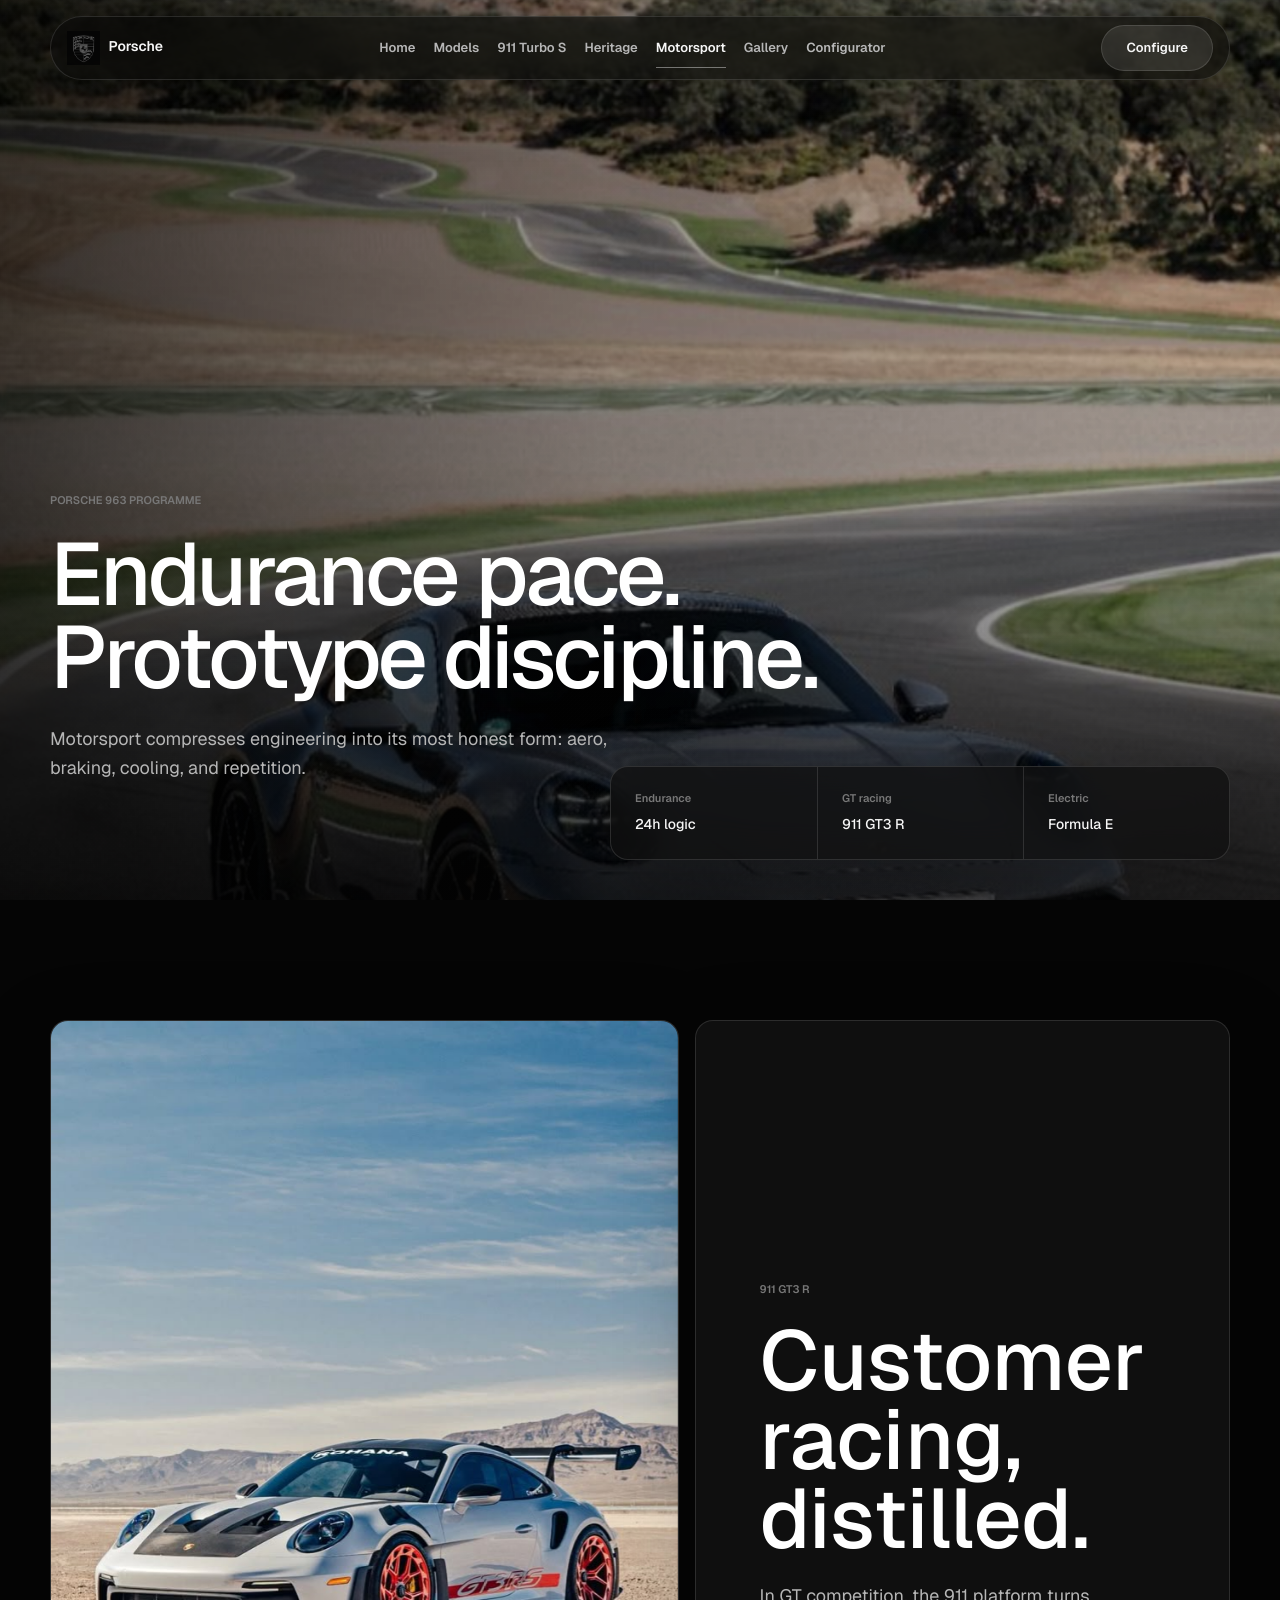
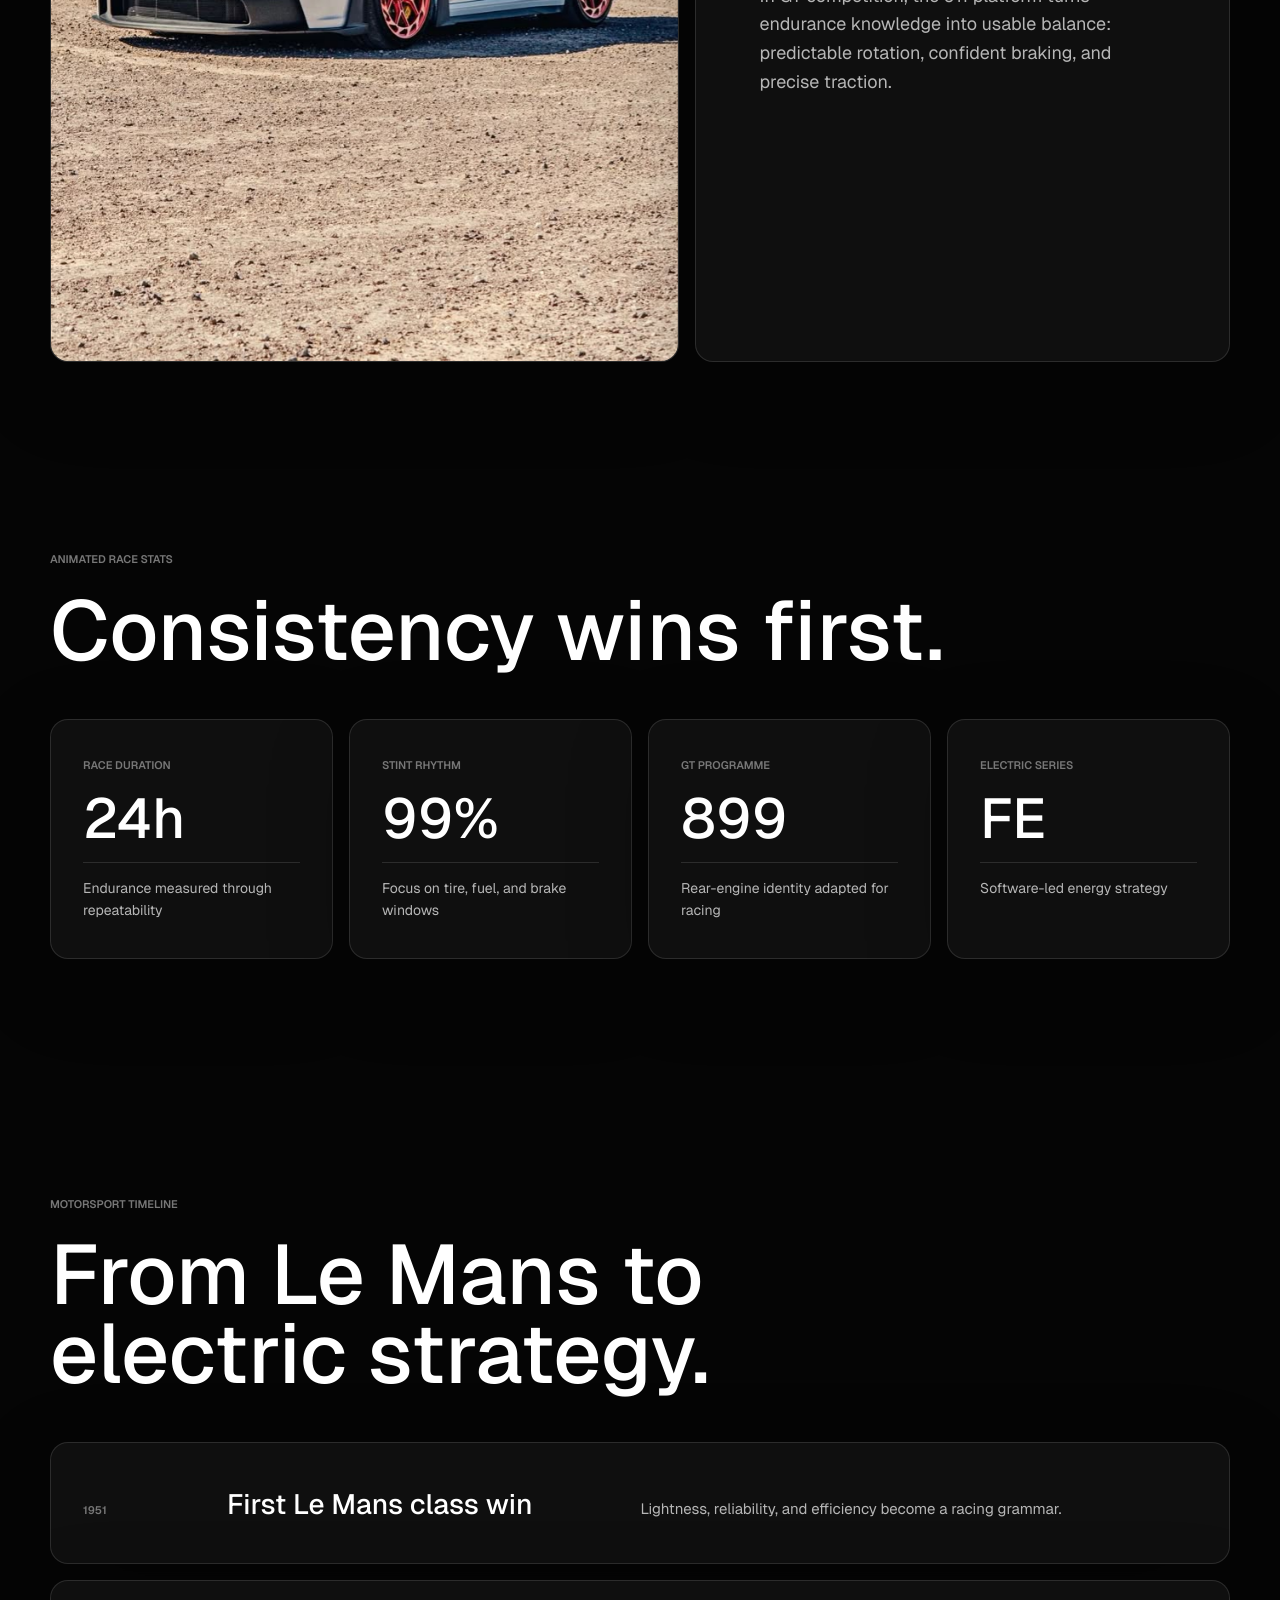
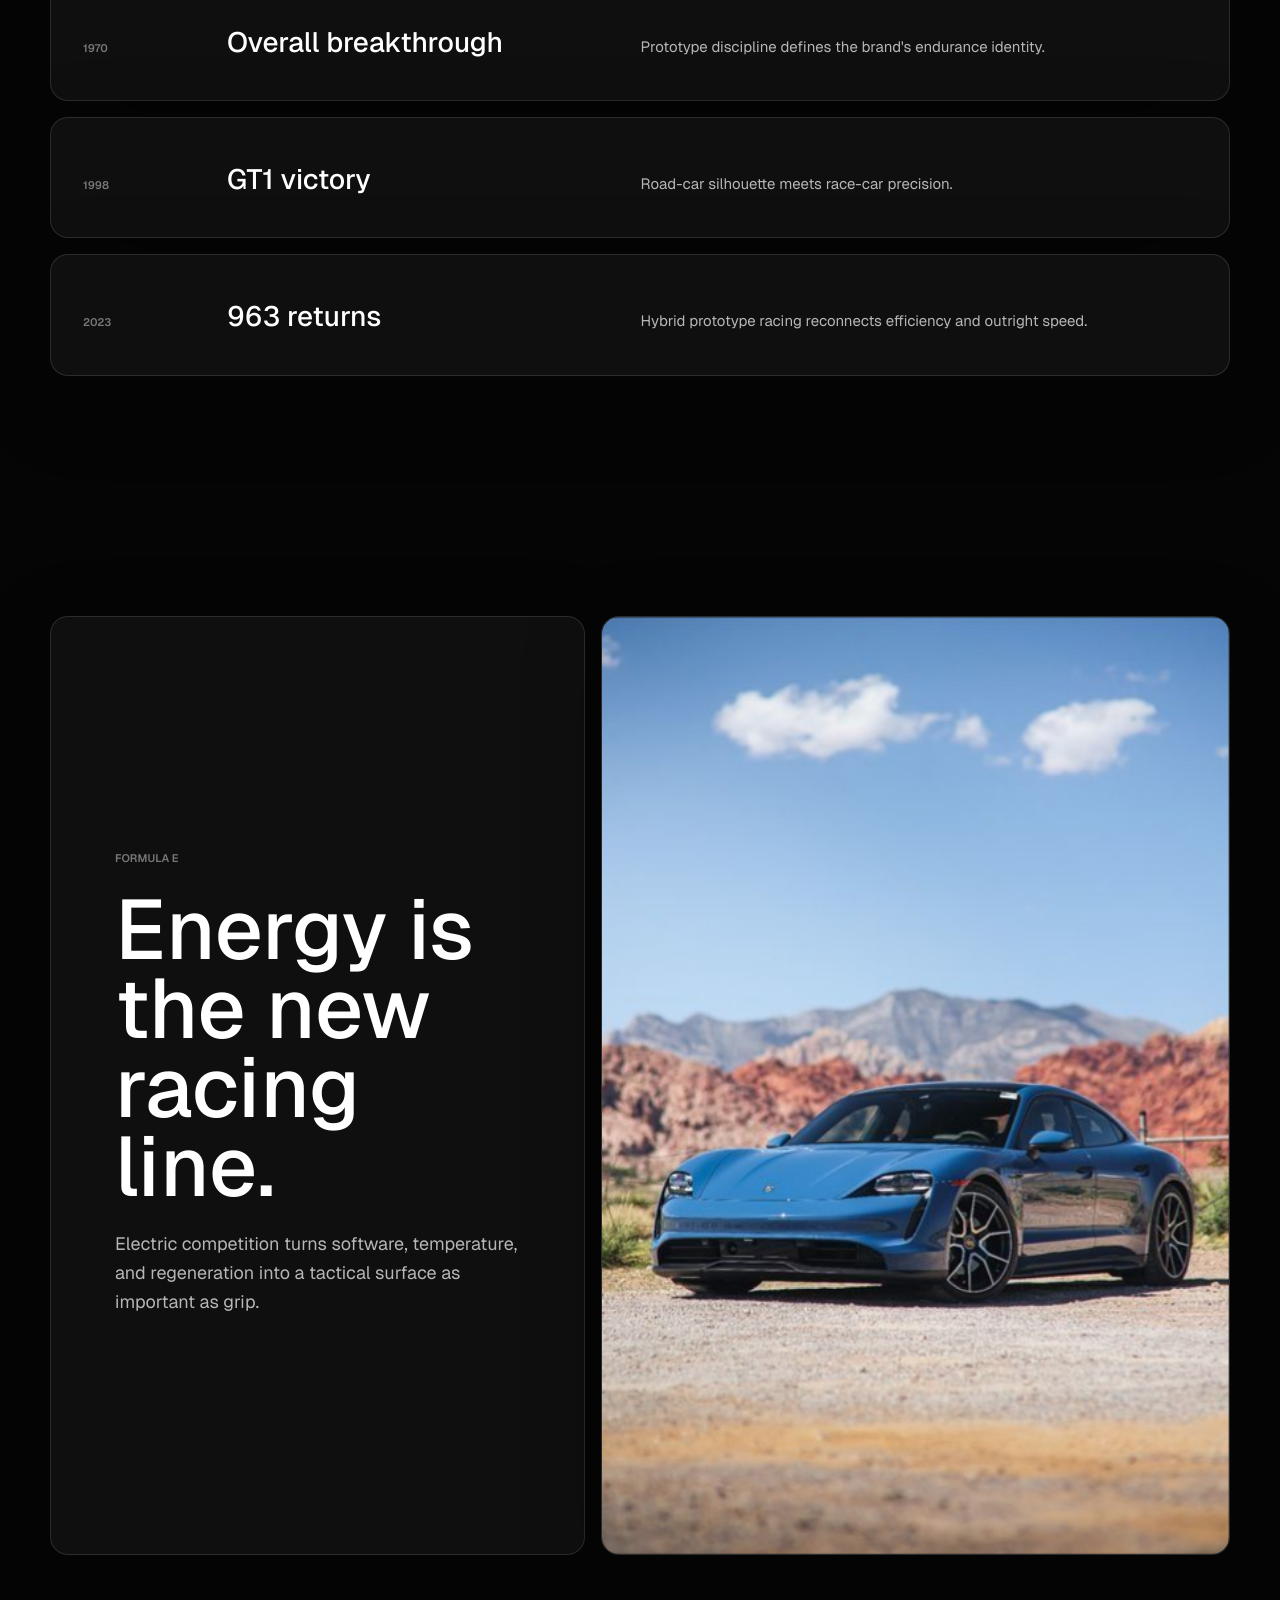
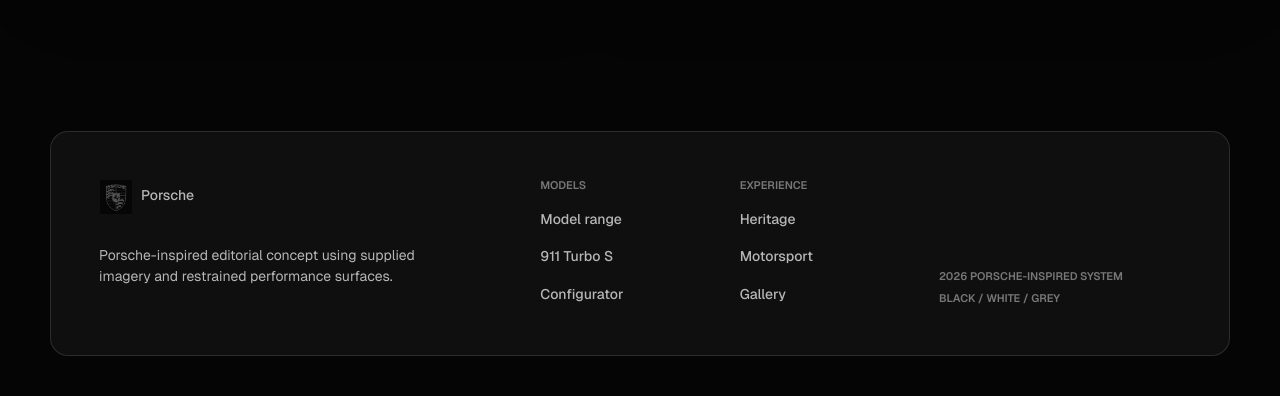
<file: motorsport.html>
<!doctype html>
<html lang="en">
  <head>
    <meta charset="UTF-8" />
    <meta name="viewport" content="width=device-width, initial-scale=1.0" />
    <title>Motorsport | Porsche Performance Concept</title>
    <meta name="description" content="A dark cinematic Porsche-inspired motorsport page with endurance, GT, and electric racing stories." />
    <script>document.documentElement.classList.add("js", "is-loading");</script>
    <link rel="icon" type="image/png" href="assets/porsche-crest.png" />
    <link rel="preconnect" href="https://fonts.googleapis.com" />
    <link rel="preconnect" href="https://fonts.gstatic.com" crossorigin />
    <link href="https://fonts.googleapis.com/css2?family=Geist:wght@400;500;600;700&family=Inter:wght@400;500;600;700&display=swap" rel="stylesheet" />
    <link rel="stylesheet" href="styles.css" />
  </head>
  <body>
    <a class="skip-link" href="#main">Skip to content</a>
    <header class="site-header" data-header>
      <a class="brand" href="index.html" aria-label="Porsche concept home"><img class="brand-mark" src="assets/porsche-crest.png" alt="" aria-hidden="true" decoding="async" /><span>Porsche</span></a>
      <button class="nav-toggle" type="button" aria-expanded="false" aria-controls="site-nav" aria-label="Open menu"><span></span><span></span><span class="sr-only">Menu</span></button>
      <nav class="site-nav" id="site-nav" aria-label="Primary navigation">
        <a href="index.html">Home</a><a href="models.html">Models</a><a href="911-turbo-s.html">911 Turbo S</a><a href="heritage.html">Heritage</a><a href="motorsport.html" aria-current="page">Motorsport</a><a href="gallery.html">Gallery</a><a href="configurator.html">Configurator</a>
      </nav>
      <a class="nav-cta" href="configurator.html">Configure</a>
    </header>

    <main id="main">
      <section class="page-hero motorsport-hero" aria-labelledby="motorsport-title">
        <img src="assets/911.jfif" alt="Porsche race-bred car carrying speed through a circuit bend" />
        <div class="page-hero-shade" aria-hidden="true"></div>
        <div class="page-hero-content reveal">
          <p class="system-line">Porsche 963 programme</p>
          <h1 id="motorsport-title">Endurance pace. Prototype discipline.</h1>
          <p>Motorsport compresses engineering into its most honest form: aero, braking, cooling, and repetition.</p>
        </div>
        <div class="hero-rail reveal stats-rail" aria-label="Motorsport highlights">
          <div><span>Endurance</span><strong>24h logic</strong></div>
          <div><span>GT racing</span><strong>911 GT3 R</strong></div>
          <div><span>Electric</span><strong>Formula E</strong></div>
        </div>
      </section>

      <section class="section split-feature" aria-labelledby="gt3r-title">
        <div class="feature-media reveal"><img src="assets/911-3.jfif" alt="Track-focused Porsche coupe with a wide stance" loading="lazy" decoding="async" /></div>
        <div class="feature-copy reveal">
          <p class="system-line">911 GT3 R</p>
          <h2 id="gt3r-title">Customer racing, distilled.</h2>
          <p>In GT competition, the 911 platform turns endurance knowledge into usable balance: predictable rotation, confident braking, and precise traction.</p>
        </div>
      </section>

      <section class="section specs" aria-labelledby="race-stats-title">
        <div class="section-head reveal">
          <p class="system-line">Animated race stats</p>
          <h2 id="race-stats-title">Consistency wins first.</h2>
        </div>
        <div class="spec-grid animated-stats">
          <article class="spec-card reveal"><span>Race duration</span><strong data-count="24">24h</strong><p>Endurance measured through repeatability</p></article>
          <article class="spec-card reveal"><span>Stint rhythm</span><strong data-count="100">100%</strong><p>Focus on tire, fuel, and brake windows</p></article>
          <article class="spec-card reveal"><span>GT programme</span><strong data-count="911">911</strong><p>Rear-engine identity adapted for racing</p></article>
          <article class="spec-card reveal"><span>Electric series</span><strong>FE</strong><p>Software-led energy strategy</p></article>
        </div>
      </section>

      <section class="section timeline-section" aria-labelledby="motorsport-timeline-title">
        <div class="section-head reveal">
          <p class="system-line">Motorsport timeline</p>
          <h2 id="motorsport-timeline-title">From Le Mans to electric strategy.</h2>
        </div>
        <div class="timeline">
          <article class="timeline-item reveal"><span>1951</span><h3>First Le Mans class win</h3><p>Lightness, reliability, and efficiency become a racing grammar.</p></article>
          <article class="timeline-item reveal"><span>1970</span><h3>Overall breakthrough</h3><p>Prototype discipline defines the brand's endurance identity.</p></article>
          <article class="timeline-item reveal"><span>1998</span><h3>GT1 victory</h3><p>Road-car silhouette meets race-car precision.</p></article>
          <article class="timeline-item reveal"><span>2023</span><h3>963 returns</h3><p>Hybrid prototype racing reconnects efficiency and outright speed.</p></article>
        </div>
      </section>

      <section class="section split-feature reverse" aria-labelledby="formula-title">
        <div class="feature-media reveal"><img src="assets/taycan-2.jfif" alt="Electric Porsche in a desert landscape" loading="lazy" decoding="async" /></div>
        <div class="feature-copy reveal">
          <p class="system-line">Formula E</p>
          <h2 id="formula-title">Energy is the new racing line.</h2>
          <p>Electric competition turns software, temperature, and regeneration into a tactical surface as important as grip.</p>
        </div>
      </section>
    </main>

    <footer class="site-footer">
      <div><a class="brand" href="index.html"><img class="brand-mark" src="assets/porsche-crest.png" alt="" aria-hidden="true" /><span>Porsche</span></a><p>Porsche-inspired editorial concept using supplied imagery and restrained performance surfaces.</p></div>
      <nav aria-label="Footer models"><h2>Models</h2><a href="models.html">Model range</a><a href="911-turbo-s.html">911 Turbo S</a><a href="configurator.html">Configurator</a></nav>
      <nav aria-label="Footer experience"><h2>Experience</h2><a href="heritage.html">Heritage</a><a href="motorsport.html">Motorsport</a><a href="gallery.html">Gallery</a></nav>
      <div class="footer-meta"><span>2026 Porsche-inspired system</span><span>Black / White / Grey</span></div>
    </footer>
    <script src="script.js"></script>
  </body>
</html>
</file>
<file: styles.css>
:root {
  --bg: #050505;
  --surface: #0f0f0f;
  --surface-2: #181818;
  --line: rgba(255, 255, 255, 0.12);
  --line-strong: rgba(255, 255, 255, 0.2);
  --text: #f6f6f6;
  --muted: #b6b6b6;
  --dim: #777777;
  --radius: 18px;
  --radius-sm: 12px;
  --max: 1180px;
  --ease: cubic-bezier(0.16, 1, 0.3, 1);
  --ease-soft: cubic-bezier(0.2, 0.8, 0.2, 1);
  --motion-fast: 220ms;
  --motion-medium: 420ms;
  --motion-slow: 760ms;
  --shadow-card: 0 24px 80px rgba(0, 0, 0, 0.25);
  --shadow-card-hover: 0 32px 92px rgba(0, 0, 0, 0.32);
  --font-display: Geist, Inter, ui-sans-serif, system-ui, -apple-system, BlinkMacSystemFont, "Segoe UI", sans-serif;
  --font-body: Geist, Inter, ui-sans-serif, system-ui, -apple-system, BlinkMacSystemFont, "Segoe UI", sans-serif;
}

* {
  box-sizing: border-box;
}

html {
  scroll-behavior: smooth;
  scroll-padding-top: 96px;
}

html.is-loading {
  overflow: hidden;
}

/* Premium boot screen: CSS-only so it appears before JavaScript finishes loading. */
html.is-loading::before,
html.is-loading::after {
  position: fixed;
  left: 50%;
  z-index: 1000;
  pointer-events: none;
  transform: translateX(-50%);
  transition:
    opacity 520ms var(--ease),
    transform 520ms var(--ease);
}

html.is-loading::before {
  inset: 0;
  left: 0;
  display: grid;
  place-items: center;
  content: "Porsche";
  background:
    radial-gradient(circle at 50% 44%, rgba(255, 255, 255, 0.065), transparent 28%),
    #050505;
  color: rgba(255, 255, 255, 0.92);
  font-family: var(--font-display);
  font-size: clamp(18px, 2vw, 28px);
  font-weight: 500;
  letter-spacing: 0.02em;
  text-transform: none;
  transform: none;
}

html.is-loading::after {
  top: calc(50% + 42px);
  width: min(184px, 42vw);
  height: 1px;
  content: "";
  background: linear-gradient(90deg, transparent, rgba(255, 255, 255, 0.84), transparent);
  animation: loader-sweep 1180ms var(--ease) infinite;
}

html.is-loading.is-loaded::before,
html.is-loading.is-loaded::after {
  opacity: 0;
}

html.is-loading.is-loaded::after {
  animation: none;
}

@keyframes loader-sweep {
  0% {
    transform: translateX(-50%) scaleX(0.18);
    opacity: 0.2;
  }

  45% {
    opacity: 1;
  }

  100% {
    transform: translateX(-50%) scaleX(1);
    opacity: 0.18;
  }
}

body {
  margin: 0;
  background: var(--bg);
  color: var(--text);
  font-family: var(--font-body);
  font-size: 16px;
  font-weight: 400;
  line-height: 1.55;
  letter-spacing: 0;
  text-rendering: geometricPrecision;
  -webkit-font-smoothing: antialiased;
  -moz-osx-font-smoothing: grayscale;
}

/* Shared page transition shell. */
.js body {
  opacity: 0;
  transform: translateY(10px);
  filter: blur(4px);
  transition:
    opacity 520ms var(--ease),
    transform 520ms var(--ease),
    filter 520ms var(--ease);
}

.js.page-ready body {
  opacity: 1;
  transform: translateY(0);
  filter: blur(0);
}

.js.page-leaving body {
  opacity: 0;
  transform: translateY(8px);
  filter: blur(4px);
}

body.nav-open,
body.lightbox-open {
  overflow: hidden;
}

img {
  display: block;
  width: 100%;
  max-width: 100%;
}

a {
  color: inherit;
  text-decoration: none;
}

button {
  font: inherit;
}

:focus-visible {
  outline: 2px solid rgba(255, 255, 255, 0.64);
  outline-offset: 5px;
}

.skip-link {
  position: fixed;
  top: 18px;
  left: 18px;
  z-index: 120;
  padding: 12px 16px;
  border: 1px solid var(--line-strong);
  border-radius: 999px;
  background: #ffffff;
  color: #050505;
  font-size: 13px;
  font-weight: 700;
  opacity: 0;
  transform: translateY(-18px);
  transition:
    opacity var(--motion-fast) var(--ease),
    transform var(--motion-fast) var(--ease);
}

.skip-link:focus {
  opacity: 1;
  transform: translateY(0);
}

.sr-only {
  position: absolute;
  width: 1px;
  height: 1px;
  padding: 0;
  margin: -1px;
  overflow: hidden;
  clip: rect(0, 0, 0, 0);
  white-space: nowrap;
  border: 0;
}

.site-header {
  position: fixed;
  top: 16px;
  left: 50%;
  z-index: 50;
  display: grid;
  grid-template-columns: auto 1fr auto;
  align-items: center;
  width: min(calc(100% - 40px), var(--max));
  min-height: 64px;
  padding: 0 16px;
  border: 1px solid var(--line);
  border-radius: 999px;
  background: rgba(8, 8, 8, 0.52);
  box-shadow: 0 18px 64px rgba(0, 0, 0, 0.22);
  backdrop-filter: blur(22px) saturate(120%);
  transform: translateX(-50%);
  transition:
    background 320ms var(--ease),
    border-color 320ms var(--ease),
    box-shadow 320ms var(--ease),
    transform 420ms var(--ease);
}

.site-header.is-scrolled {
  background: rgba(8, 8, 8, 0.88);
  border-color: var(--line-strong);
  box-shadow: 0 20px 70px rgba(0, 0, 0, 0.34);
}

.site-header.is-hidden {
  transform: translate(-50%, -96px);
}

.brand {
  display: inline-flex;
  align-items: center;
  gap: 8px;
  color: var(--text);
  font-size: 14px;
  font-weight: 600;
  letter-spacing: 0;
}

.brand-mark {
  width: 34px;
  height: 34px;
  object-fit: contain;
  object-position: center;
  opacity: 0.92;
  filter: brightness(1.16) contrast(1.1);
  flex: 0 0 auto;
}

.site-nav {
  display: flex;
  justify-content: center;
  gap: 18px;
}

.site-nav a,
.nav-cta,
.button {
  border-radius: 999px;
  font-size: 13px;
  font-weight: 600;
  letter-spacing: 0;
}

.site-nav a {
  position: relative;
  color: var(--muted);
  transition: color var(--motion-fast) var(--ease);
}

.site-nav a::after {
  position: absolute;
  left: 0;
  right: 0;
  bottom: -10px;
  height: 1px;
  content: "";
  background: currentColor;
  opacity: 0;
  transform: scaleX(0.35);
  transition:
    opacity var(--motion-fast) var(--ease),
    transform var(--motion-fast) var(--ease);
}

.site-nav a:hover,
.site-nav a:focus-visible,
.site-nav a[aria-current="page"] {
  color: var(--text);
}

.site-nav a:hover::after,
.site-nav a:focus-visible::after,
.site-nav a[aria-current="page"]::after {
  opacity: 0.42;
  transform: scaleX(1);
}

.nav-cta {
  position: relative;
  overflow: hidden;
  padding: 12px 24px;
  border: 1px solid var(--line);
  background: rgba(255, 255, 255, 0.1);
  transition:
    background var(--motion-fast) var(--ease),
    border-color var(--motion-fast) var(--ease),
    transform var(--motion-fast) var(--ease),
    color var(--motion-fast) var(--ease),
    box-shadow var(--motion-fast) var(--ease);
}

.nav-cta::after {
  position: absolute;
  inset: 0;
  content: "";
  background: linear-gradient(105deg, transparent 20%, rgba(255, 255, 255, 0.24), transparent 76%);
  opacity: 0;
  transform: translateX(-80%);
  transition:
    opacity 360ms var(--ease),
    transform 640ms var(--ease);
  pointer-events: none;
}

.nav-cta:hover,
.nav-cta:focus-visible {
  background: #ffffff;
  border-color: #ffffff;
  color: #050505;
  transform: translateY(-1px);
  box-shadow: 0 18px 44px rgba(255, 255, 255, 0.12);
}

.nav-cta:hover::after,
.nav-cta:focus-visible::after {
  opacity: 1;
  transform: translateX(80%);
}

.nav-toggle {
  display: none;
  width: 48px;
  height: 48px;
  place-items: center;
  border: 1px solid var(--line);
  border-radius: 50%;
  background: rgba(255, 255, 255, 0.08);
  color: var(--text);
  cursor: pointer;
  transition:
    background 240ms var(--ease),
    border-color 240ms var(--ease),
    box-shadow 240ms var(--ease);
}

.nav-toggle:hover,
.nav-toggle:focus-visible {
  border-color: rgba(255, 255, 255, 0.34);
  background: rgba(255, 255, 255, 0.12);
  box-shadow:
    inset 0 1px 0 rgba(255, 255, 255, 0.12),
    0 16px 38px rgba(0, 0, 0, 0.24);
}

.nav-toggle span:not(.sr-only) {
  display: block;
  width: 18px;
  height: 1px;
  background: currentColor;
  transition:
    transform 200ms var(--ease),
    opacity 200ms var(--ease);
}

.nav-toggle span:not(.sr-only) + span:not(.sr-only) {
  margin-top: 5px;
}

.nav-toggle[aria-expanded="true"] span:first-child {
  transform: translateY(3px) rotate(45deg);
}

.nav-toggle[aria-expanded="true"] span:nth-child(2) {
  transform: translateY(-3px) rotate(-45deg);
}

.hero {
  position: relative;
  min-height: 100vh;
  min-height: 100svh;
  overflow: hidden;
  isolation: isolate;
  background: #050505;
}

.hero-video {
  position: absolute;
  inset: 0;
  z-index: -4;
  width: 100%;
  height: 100%;
  object-fit: cover;
  object-position: 58% center;
  opacity: 0;
  transform: translate3d(0, var(--parallax-y, 0px), 0) scale(1.03);
  transition: opacity 520ms var(--ease);
  backface-visibility: hidden;
  will-change: transform, opacity;
}

.hero-video.is-ready {
  opacity: 1;
}

.hero-shade {
  position: absolute;
  inset: 0;
  z-index: -2;
  background:
    linear-gradient(90deg, rgba(0, 0, 0, 0.5) 0%, rgba(0, 0, 0, 0.36) 30%, rgba(0, 0, 0, 0.14) 58%, rgba(0, 0, 0, 0) 100%),
    linear-gradient(0deg, rgba(5, 5, 5, 0.38) 0%, rgba(5, 5, 5, 0.04) 44%, rgba(5, 5, 5, 0.08) 100%);
}

.hero-content {
  width: min(calc(100% - 40px), var(--max));
  margin: 0 auto;
  padding-top: calc(28vh + 24px);
}

.system-line,
.card-kicker,
.spec-card span,
.footer-meta,
.site-footer h2 {
  margin: 0;
  color: var(--dim);
  font-size: 11px;
  font-weight: 600;
  line-height: 1.25;
  text-transform: uppercase;
  letter-spacing: 0;
}

.hero h1,
.section h2 {
  margin: 0;
  max-width: 900px;
  font-family: var(--font-display);
  color: #ffffff;
  font-size: 84px;
  font-weight: 500;
  line-height: 0.94;
  letter-spacing: 0;
  text-wrap: balance;
}

.hero h1 {
  margin-top: 24px;
}

.hero-copy {
  max-width: 620px;
  margin: 28px 0 0;
  color: var(--muted);
  font-size: 18px;
  font-weight: 400;
  line-height: 1.6;
}

.hero-actions {
  display: flex;
  flex-wrap: wrap;
  gap: 16px;
  margin-top: 36px;
}

.button {
  position: relative;
  display: inline-flex;
  align-items: center;
  justify-content: center;
  min-height: 48px;
  overflow: hidden;
  padding: 0 24px;
  border: 1px solid transparent;
  isolation: isolate;
  transition:
    transform var(--motion-fast) var(--ease),
    background var(--motion-fast) var(--ease),
    border-color var(--motion-fast) var(--ease),
    color var(--motion-fast) var(--ease),
    box-shadow var(--motion-fast) var(--ease);
}

.button::after {
  position: absolute;
  inset: 0;
  z-index: -1;
  content: "";
  background: linear-gradient(105deg, transparent 16%, rgba(255, 255, 255, 0.18), transparent 78%);
  opacity: 0;
  transform: translateX(-90%);
  transition:
    opacity 360ms var(--ease),
    transform 680ms var(--ease);
  pointer-events: none;
}

.button:hover,
.button:focus-visible {
  transform: translateY(-2px) translateZ(0);
}

.button:hover::after,
.button:focus-visible::after {
  opacity: 1;
  transform: translateX(90%);
}

.button-primary {
  background: #ffffff;
  color: #050505;
}

.button-primary:hover,
.button-primary:focus-visible {
  background: #e8e8e8;
  box-shadow: 0 16px 42px rgba(255, 255, 255, 0.12);
}

.button-secondary {
  border-color: var(--line-strong);
  background: rgba(16, 16, 16, 0.7);
  color: #ffffff;
}

.button-secondary:hover,
.button-secondary:focus-visible {
  border-color: rgba(255, 255, 255, 0.36);
  background: rgba(255, 255, 255, 0.12);
}

.hero .button-secondary {
  border-color: rgba(255, 255, 255, 0.34);
  background: rgba(255, 255, 255, 0.08);
  color: #ffffff;
  box-shadow:
    inset 0 1px 0 rgba(255, 255, 255, 0.12),
    0 12px 32px rgba(0, 0, 0, 0.22);
  backdrop-filter: blur(14px) saturate(130%);
}

.hero .button-secondary:hover,
.hero .button-secondary:focus-visible {
  border-color: rgba(255, 255, 255, 0.48);
  background: rgba(255, 255, 255, 0.16);
  box-shadow:
    inset 0 1px 0 rgba(255, 255, 255, 0.18),
    0 16px 38px rgba(0, 0, 0, 0.28);
}

.hero-rail {
  position: absolute;
  right: max(24px, calc((100vw - var(--max)) / 2));
  bottom: 40px;
  display: grid;
  grid-template-columns: repeat(3, minmax(150px, 1fr));
  width: min(620px, calc(100% - 40px));
  overflow: hidden;
  border: 1px solid var(--line);
  border-radius: var(--radius);
  background: rgba(15, 15, 15, 0.74);
  box-shadow: var(--shadow-card);
  backdrop-filter: blur(18px) saturate(120%);
}

.hero-rail div {
  padding: 24px;
}

.hero-rail div + div {
  border-left: 1px solid var(--line);
}

.hero-rail span {
  display: block;
  margin-bottom: 8px;
  color: var(--dim);
  font-size: 11px;
  font-weight: 600;
}

.hero-rail strong {
  display: block;
  font-size: 14px;
  font-weight: 500;
  line-height: 1.35;
  letter-spacing: 0;
}

.section {
  width: min(calc(100% - 40px), var(--max));
  margin: 0 auto;
  padding: 120px 0;
}

.section-head {
  display: grid;
  gap: 24px;
  margin-bottom: 48px;
}

.section-head p:not(.system-line) {
  max-width: 660px;
  margin: 0;
  color: var(--muted);
  font-size: 18px;
  font-weight: 400;
  line-height: 1.6;
}

.model-grid {
  display: grid;
  grid-template-columns: repeat(3, 1fr);
  gap: 16px;
}

.model-card,
.spec-card,
.heritage-panel,
.gallery-item {
  border: 1px solid var(--line);
  border-radius: var(--radius);
  background: var(--surface);
  box-shadow: var(--shadow-card);
}

.model-card {
  min-width: 0;
  overflow: hidden;
  transition:
    transform var(--motion-medium) var(--ease),
    border-color var(--motion-medium) var(--ease),
    background var(--motion-medium) var(--ease),
    box-shadow var(--motion-medium) var(--ease);
  will-change: transform;
}

.model-card:hover {
  transform: translateY(-6px);
  border-color: rgba(255, 255, 255, 0.25);
  background: var(--surface-2);
  box-shadow: var(--shadow-card-hover);
}

.model-card img {
  height: 360px;
  object-fit: cover;
  object-position: center;
  border-bottom: 1px solid var(--line);
  filter: saturate(0.95) contrast(1.04);
  transition: transform 680ms var(--ease), filter 680ms var(--ease);
  backface-visibility: hidden;
}

.model-card:hover img {
  transform: scale(1.04);
  filter: saturate(1.02) contrast(1.05);
}

.card-body {
  padding: 32px;
}

.card-body h3 {
  margin: 16px 0 8px;
  font-family: var(--font-display);
  font-size: 28px;
  font-weight: 500;
  line-height: 1.04;
  letter-spacing: 0;
}

.card-body p {
  min-height: 72px;
  margin: 0;
  color: var(--muted);
  font-size: 15px;
  line-height: 1.55;
}

.card-body dl {
  display: grid;
  grid-template-columns: repeat(2, 1fr);
  gap: 16px;
  margin: 24px 0 0;
}

.card-body dl div {
  min-width: 0;
  padding-top: 16px;
  border-top: 1px solid var(--line);
}

.card-body dt {
  color: var(--dim);
  font-size: 11px;
  font-weight: 600;
  text-transform: uppercase;
}

.card-body dd {
  margin: 4px 0 0;
  color: var(--text);
  font-size: 15px;
  font-weight: 500;
}

.heritage {
  display: grid;
  grid-template-columns: 0.92fr 1.08fr;
  gap: 16px;
  align-items: stretch;
}

.heritage-copy {
  display: flex;
  min-height: 640px;
  flex-direction: column;
  justify-content: center;
  padding: 64px;
  border: 1px solid var(--line);
  border-radius: var(--radius);
  background: var(--surface);
}

.heritage-copy h2 {
  margin-top: 24px;
}

.heritage-copy p:not(.system-line) {
  max-width: 540px;
  margin: 24px 0 0;
  color: var(--muted);
  font-size: 18px;
  font-weight: 400;
  line-height: 1.6;
}

.heritage-panel {
  position: relative;
  min-height: 640px;
  overflow: hidden;
}

.heritage-panel::after {
  position: absolute;
  inset: 0;
  content: "";
  background: linear-gradient(0deg, rgba(5, 5, 5, 0.88) 0%, rgba(5, 5, 5, 0.06) 52%);
}

.heritage-panel img {
  height: 100%;
  object-fit: cover;
  object-position: center;
}

.heritage-panel img.turbo-reference {
  object-position: 42% center;
}

.heritage-stat {
  position: absolute;
  right: 32px;
  bottom: 32px;
  z-index: 2;
  width: min(320px, calc(100% - 64px));
  padding: 24px;
  border: 1px solid var(--line);
  border-radius: var(--radius-sm);
  background: rgba(15, 15, 15, 0.76);
  backdrop-filter: blur(18px);
}

.heritage-stat span {
  display: block;
  color: var(--muted);
  font-size: 13px;
  font-weight: 500;
  line-height: 1.4;
}

.heritage-stat strong {
  display: block;
  margin: 16px 0 12px;
  border-bottom: 1px solid var(--line);
  font-family: var(--font-display);
  color: #ffffff;
  font-size: clamp(42px, 3.4vw, 50px);
  font-weight: 500;
  line-height: 0.95;
  letter-spacing: -0.04em;
  white-space: nowrap;
}

.specs {
  padding-top: 72px;
}

.spec-grid {
  display: grid;
  grid-template-columns: repeat(4, 1fr);
  gap: 16px;
}

.spec-card {
  min-height: 240px;
  padding: 32px;
  transition:
    transform var(--motion-medium) var(--ease),
    border-color var(--motion-medium) var(--ease),
    background var(--motion-medium) var(--ease),
    box-shadow var(--motion-medium) var(--ease);
}

.spec-card:hover {
  transform: translateY(-6px);
  border-color: rgba(255, 255, 255, 0.25);
  background: var(--surface-2);
  box-shadow: var(--shadow-card-hover);
}

.spec-card strong {
  display: block;
  margin: 16px 0;
  padding-bottom: 16px;
  border-bottom: 1px solid var(--line);
  font-family: var(--font-display);
  color: #ffffff;
  font-size: 56px;
  font-weight: 500;
  line-height: 0.96;
  letter-spacing: 0;
}

.spec-card p {
  margin: 0;
  color: var(--muted);
  font-size: 14px;
  line-height: 1.55;
}

.gallery {
  padding-top: 72px;
}

.gallery-grid {
  display: grid;
  grid-template-columns: repeat(4, 1fr);
  grid-auto-rows: 264px;
  gap: 16px;
}

.gallery-item {
  position: relative;
  min-width: 0;
  overflow: hidden;
  margin: 0;
  transition:
    transform var(--motion-medium) var(--ease),
    border-color var(--motion-medium) var(--ease),
    box-shadow var(--motion-medium) var(--ease);
  will-change: transform;
}

.gallery-item:hover {
  transform: translateY(-6px);
  border-color: rgba(255, 255, 255, 0.28);
  box-shadow: var(--shadow-card-hover);
}

.gallery-item::after {
  position: absolute;
  inset: 0;
  content: "";
  background: linear-gradient(0deg, rgba(5, 5, 5, 0.78), rgba(5, 5, 5, 0.04) 58%);
  pointer-events: none;
}

.gallery-item img {
  height: 100%;
  object-fit: cover;
  transition: transform 720ms var(--ease), filter 720ms var(--ease);
  backface-visibility: hidden;
}

.gallery-item img.cayenne-gallery {
  object-position: 48% 56%;
}

.gallery-item:hover img {
  transform: scale(1.04);
}

.gallery-large {
  grid-column: span 2;
  grid-row: span 2;
}

.gallery-wide {
  grid-column: span 2;
}

.gallery-feature {
  grid-row: span 2;
}

.gallery-feature::after {
  background: linear-gradient(0deg, rgba(5, 5, 5, 0.58), rgba(5, 5, 5, 0.16) 42%, rgba(5, 5, 5, 0.02) 72%);
}

.gallery-feature img {
  object-position: center 56%;
  filter: brightness(1.08) contrast(1.05) saturate(1.04);
}

.gallery-item figcaption {
  position: absolute;
  left: 24px;
  bottom: 24px;
  z-index: 2;
  font-family: var(--font-display);
  color: #ffffff;
  font-size: 18px;
  font-weight: 600;
  line-height: 1.15;
  letter-spacing: 0;
  text-shadow: 0 2px 16px rgba(0, 0, 0, 0.65);
  pointer-events: none;
}

.site-footer {
  display: grid;
  grid-template-columns: 1.3fr 0.5fr 0.5fr 0.8fr;
  gap: 48px;
  width: min(calc(100% - 40px), var(--max));
  margin: 56px auto 40px;
  padding: 48px;
  border: 1px solid var(--line);
  border-radius: var(--radius);
  background: var(--surface);
}

.site-footer p {
  max-width: 360px;
  margin: 24px 0 0;
  color: var(--muted);
  font-size: 14px;
  line-height: 1.55;
}

.site-footer nav {
  display: grid;
  align-content: start;
  gap: 16px;
}

.site-footer h2 {
  font-size: 11px;
}

.site-footer a {
  color: var(--muted);
  font-size: 14px;
  font-weight: 500;
  transition: color 180ms var(--ease);
}

.site-footer a:hover,
.site-footer a:focus-visible {
  color: var(--text);
}

.footer-meta {
  display: grid;
  align-content: end;
  gap: 8px;
  color: var(--dim);
}

.section-actions {
  display: flex;
  margin-top: 32px;
}

.section-link {
  margin-top: 32px;
}

.page-hero {
  position: relative;
  display: grid;
  min-height: 100vh;
  min-height: 100svh;
  overflow: hidden;
  place-items: end start;
  isolation: isolate;
  background: var(--bg);
}

.page-hero.compact-hero {
  min-height: 76vh;
  min-height: 76svh;
}

.page-hero img {
  position: absolute;
  inset: 0;
  z-index: -3;
  height: 100%;
  object-fit: cover;
  object-position: center;
  transform: translate3d(0, var(--parallax-y, 0px), 0) scale(1.035);
  backface-visibility: hidden;
  will-change: transform;
}

.flagship-hero img {
  object-position: 42% center;
}

.motorsport-hero img {
  object-position: center 42%;
  filter: saturate(0.9) contrast(1.08);
}

.page-hero-shade {
  position: absolute;
  inset: 0;
  z-index: -2;
  background:
    linear-gradient(90deg, rgba(0, 0, 0, 0.7), rgba(0, 0, 0, 0.28) 48%, rgba(0, 0, 0, 0.06)),
    linear-gradient(0deg, rgba(5, 5, 5, 0.7), rgba(5, 5, 5, 0.08) 48%, rgba(5, 5, 5, 0.16));
}

.page-hero-content {
  width: min(calc(100% - 40px), var(--max));
  margin: 0 auto;
  padding: 180px 0 116px;
}

.page-hero-content h1 {
  max-width: 900px;
  margin: 24px 0 0;
  font-family: var(--font-display);
  color: #ffffff;
  font-size: 88px;
  font-weight: 500;
  line-height: 0.94;
  letter-spacing: -0.04em;
  text-wrap: balance;
}

.page-hero-content p:not(.system-line) {
  max-width: 620px;
  margin: 28px 0 0;
  color: var(--muted);
  font-size: 18px;
  line-height: 1.6;
}

.compact-hero .page-hero-content {
  padding-bottom: 88px;
}

.heritage-timeline-page {
  background: #050505;
}

.heritage-exhibit {
  --object-position-desktop: center center;
  --object-position-tablet: var(--object-position-desktop);
  --object-position-mobile: var(--object-position-tablet);
  --object-position-landscape: var(--object-position-tablet);
  --ken-origin: center center;
  --ken-scale: 1.04;
  --content-left: clamp(24px, 4.4vw, 88px);
  --content-bottom: clamp(150px, 22svh, 236px);
  position: relative;
  height: 100vh;
  height: 100svh;
  height: 100dvh;
  overflow: hidden;
  isolation: isolate;
  background: #050505;
}

.heritage-exhibit-image {
  position: absolute;
  inset: 0;
  z-index: 0;
  width: 100%;
  height: 100%;
  object-fit: cover;
  object-position: var(--object-position-desktop);
  transform: scale(1);
  transform-origin: var(--ken-origin);
  animation: heritage-ken-burns 18s var(--ease-soft) both paused;
  backface-visibility: hidden;
  will-change: transform;
}

.heritage-exhibit.is-active .heritage-exhibit-image {
  animation-play-state: running;
}

.heritage-exhibit-content {
  position: absolute;
  z-index: 2;
  left: var(--content-left);
  bottom: var(--content-bottom);
  width: min(560px, calc(100% - (var(--content-left) * 2)));
  color: #ffffff;
  text-shadow: 0 2px 24px rgba(0, 0, 0, 0.58);
}

.heritage-exhibit-label {
  margin: 0 0 clamp(18px, 2.5vh, 30px);
  color: rgba(255, 255, 255, 0.86);
  font-size: clamp(11px, 0.92vw, 17px);
  font-weight: 500;
  line-height: 1.1;
  letter-spacing: 0.42em;
  text-transform: uppercase;
}

.heritage-exhibit-year {
  margin: 0;
  color: #ffffff;
  font-family: var(--font-display);
  font-size: clamp(96px, 13.5vw, 226px);
  font-weight: 400;
  line-height: 0.78;
  letter-spacing: -0.07em;
}

.heritage-exhibit h2 {
  max-width: 760px;
  margin: clamp(18px, 2.4vh, 32px) 0 0;
  color: #ffffff;
  font-family: var(--font-display);
  font-size: clamp(44px, 5.9vw, 98px);
  font-weight: 500;
  line-height: 0.9;
  letter-spacing: -0.048em;
  text-wrap: balance;
}

.heritage-exhibit-headline {
  max-width: 760px;
  margin: clamp(24px, 3vh, 40px) 0 0;
  color: #ffffff;
  font-size: clamp(24px, 2.35vw, 39px);
  font-weight: 400;
  line-height: 1.04;
  letter-spacing: -0.025em;
  text-wrap: balance;
}

.heritage-exhibit-copy {
  max-width: 520px;
  margin: clamp(14px, 1.8vh, 22px) 0 0;
  color: rgba(255, 255, 255, 0.9);
  font-size: clamp(16px, 1.28vw, 22px);
  font-weight: 400;
  line-height: 1.44;
  letter-spacing: -0.012em;
  text-wrap: pretty;
}

.heritage-scroll-cue {
  position: absolute;
  z-index: 2;
  left: var(--content-left);
  bottom: max(clamp(26px, 4svh, 48px), env(safe-area-inset-bottom));
  display: inline-flex;
  align-items: center;
  gap: 18px;
  margin: 0;
  color: rgba(255, 255, 255, 0.78);
  font-size: 11px;
  font-weight: 500;
  line-height: 1;
  letter-spacing: 0.38em;
  text-transform: uppercase;
  text-shadow: 0 2px 18px rgba(0, 0, 0, 0.7);
  pointer-events: none;
}

.heritage-scroll-cue span {
  position: relative;
  display: block;
  width: 1px;
  height: 54px;
  background: rgba(255, 255, 255, 0.78);
}

.heritage-scroll-cue span::after {
  position: absolute;
  left: 50%;
  bottom: -1px;
  width: 14px;
  height: 14px;
  content: "";
  border-right: 1px solid rgba(255, 255, 255, 0.78);
  border-bottom: 1px solid rgba(255, 255, 255, 0.78);
  transform: translateX(-50%) rotate(45deg);
  transform-origin: center;
}

.heritage-356 {
  --object-position-desktop: 58% 60%;
  --object-position-tablet: 64% 56%;
  --object-position-mobile: 62% 55%;
  --object-position-landscape: 60% 56%;
  --ken-origin: 66% 62%;
}

.heritage-550 {
  --object-position-desktop: 52% 62%;
  --object-position-tablet: 46% 56%;
  --object-position-mobile: 42% 58%;
  --object-position-landscape: 50% 62%;
  --ken-origin: 44% 64%;
}

.heritage-930 {
  --object-position-desktop: 58% 52%;
  --object-position-tablet: 64% 50%;
  --object-position-mobile: 64% 52%;
  --object-position-landscape: 60% 54%;
  --ken-origin: 66% 54%;
}

.heritage-959 {
  --object-position-desktop: 58% 55%;
  --object-position-tablet: 64% 54%;
  --object-position-mobile: 62% 56%;
  --object-position-landscape: 60% 54%;
  --ken-origin: 70% 60%;
}

.heritage-carrera-gt {
  --object-position-desktop: 58% 55%;
  --object-position-tablet: 62% 54%;
  --object-position-mobile: 63% 55%;
  --object-position-landscape: 61% 55%;
  --ken-origin: 64% 58%;
}

.heritage-918 {
  --object-position-desktop: 48% 56%;
  --object-position-tablet: 42% 55%;
  --object-position-mobile: 34% 56%;
  --object-position-landscape: 42% 56%;
  --ken-origin: 36% 60%;
}

.heritage-911 {
  --object-position-desktop: 54% 55%;
  --object-position-tablet: 55% 54%;
  --object-position-mobile: 50% 55%;
  --object-position-landscape: 55% 54%;
  --ken-origin: 55% 58%;
}

.heritage-timeline-page + .site-footer {
  margin-top: 0;
}

@keyframes heritage-ken-burns {
  from {
    transform: scale(1);
  }

  to {
    transform: scale(var(--ken-scale));
  }
}

.stats-rail {
  left: auto;
}

.lineup-grid {
  display: grid;
  grid-template-columns: repeat(3, 1fr);
  gap: 16px;
}

.lineup-grid .card-body {
  display: flex;
  min-height: 320px;
  flex-direction: column;
}

.lineup-grid .button {
  width: fit-content;
  margin-top: auto;
}

.featured-model {
  background: linear-gradient(180deg, rgba(255, 255, 255, 0.06), var(--surface));
}

.split-feature {
  display: grid;
  grid-template-columns: 1.08fr 0.92fr;
  gap: 16px;
  align-items: stretch;
}

.split-feature.reverse {
  grid-template-columns: 0.92fr 1.08fr;
}

.split-feature.reverse .feature-media {
  order: 2;
}

.feature-media,
.feature-copy,
.detail-card,
.timeline-item,
.archive-card,
.configurator-preview,
.configurator-panel,
.configurator-cta {
  border: 1px solid var(--line);
  border-radius: var(--radius);
  background: var(--surface);
  box-shadow: var(--shadow-card);
}

.feature-media {
  min-height: 560px;
  overflow: hidden;
}

.feature-media img {
  height: 100%;
  object-fit: cover;
  object-position: center;
  transition: transform 760ms var(--ease), filter 760ms var(--ease);
  backface-visibility: hidden;
}

.feature-media:hover img {
  transform: scale(1.04);
}

.feature-media.archival {
  display: grid;
  place-items: center;
  background:
    radial-gradient(circle at 50% 48%, rgba(255, 255, 255, 0.08), transparent 42%),
    var(--surface);
}

.feature-media.archival img {
  width: min(320px, 60%);
  height: auto;
  opacity: 0.5;
  filter: grayscale(1) contrast(1.2);
}

.feature-copy {
  display: flex;
  min-height: 560px;
  flex-direction: column;
  justify-content: center;
  padding: 64px;
}

.feature-copy h2,
.configurator-cta h2 {
  margin: 24px 0 0;
}

.feature-copy p:not(.system-line),
.configurator-cta p {
  max-width: 560px;
  margin: 24px 0 0;
  color: var(--muted);
  font-size: 18px;
  line-height: 1.6;
}

.feature-copy .button,
.configurator-cta .button {
  width: fit-content;
  margin-top: 32px;
}

.feature-band {
  padding-top: 72px;
}

.detail-grid {
  display: grid;
  grid-template-columns: repeat(3, 1fr);
  gap: 16px;
}

.detail-card,
.timeline-item {
  padding: 32px;
}

.detail-card span,
.timeline-item span {
  color: var(--dim);
  font-size: 11px;
  font-weight: 600;
  text-transform: uppercase;
}

.detail-card strong,
.timeline-item h3 {
  display: block;
  margin: 16px 0 10px;
  font-family: var(--font-display);
  color: #ffffff;
  font-size: 28px;
  font-weight: 500;
  line-height: 1.05;
}

.detail-card p,
.timeline-item p {
  margin: 0;
  color: var(--muted);
  font-size: 15px;
  line-height: 1.55;
}

.timeline {
  display: grid;
  gap: 16px;
}

.timeline-item {
  display: grid;
  grid-template-columns: 120px 0.7fr 1fr;
  gap: 24px;
  align-items: baseline;
  transition:
    transform var(--motion-medium) var(--ease),
    border-color var(--motion-medium) var(--ease),
    background var(--motion-medium) var(--ease),
    box-shadow var(--motion-medium) var(--ease);
}

.timeline-item:hover {
  transform: translateX(6px);
  border-color: rgba(255, 255, 255, 0.24);
  background: var(--surface-2);
  box-shadow: var(--shadow-card);
}

.archive-card {
  position: relative;
  overflow: hidden;
  margin: 0 0 16px;
}

.archive-card img {
  height: 460px;
  object-fit: cover;
  filter: saturate(0.75) contrast(1.08);
}

.archive-card::after {
  position: absolute;
  inset: 0;
  content: "";
  background: linear-gradient(0deg, rgba(5, 5, 5, 0.78), rgba(5, 5, 5, 0.06) 60%);
}

.archive-card figcaption {
  position: absolute;
  left: 32px;
  bottom: 32px;
  z-index: 2;
  font-family: var(--font-display);
  font-size: 28px;
  font-weight: 500;
}

.configurator-cta {
  padding: 64px;
}

.gallery-toolbar {
  grid-template-columns: 1fr auto;
  align-items: end;
}

.filter-controls {
  display: flex;
  flex-wrap: wrap;
  gap: 8px;
  justify-content: flex-end;
}

.filter-button {
  min-height: 40px;
  padding: 0 16px;
  border: 1px solid var(--line);
  border-radius: 999px;
  background: rgba(255, 255, 255, 0.06);
  color: var(--muted);
  cursor: pointer;
  font-size: 13px;
  font-weight: 600;
  transition:
    background 220ms var(--ease),
    border-color 220ms var(--ease),
    color 220ms var(--ease);
}

.filter-button:hover,
.filter-button:focus-visible,
.filter-button.is-active {
  border-color: rgba(255, 255, 255, 0.34);
  background: #ffffff;
  color: #050505;
}

.gallery-item.is-filtered {
  display: none;
}

.lightbox-trigger {
  position: absolute;
  inset: 0;
  width: 100%;
  border: 0;
  padding: 0;
  background: transparent;
  color: inherit;
  cursor: zoom-in;
  text-align: left;
}

.lightbox-trigger:focus-visible {
  outline-offset: -6px;
}

.lightbox-trigger img {
  height: 100%;
}

.lightbox {
  position: fixed;
  inset: 0;
  z-index: 100;
  display: grid;
  place-items: center;
  padding: 64px;
  background: rgba(0, 0, 0, 0.88);
  backdrop-filter: blur(18px);
}

.lightbox[hidden] {
  display: none;
}

.lightbox img {
  max-height: min(74vh, 780px);
  width: min(100%, 1180px);
  object-fit: contain;
  border: 1px solid var(--line);
  border-radius: var(--radius);
  box-shadow: var(--shadow-card-hover);
}

.lightbox p {
  margin: 20px 0 0;
  color: var(--text);
  font-family: var(--font-display);
  font-size: 24px;
  font-weight: 500;
}

.lightbox-close {
  position: absolute;
  top: 24px;
  right: 24px;
  min-height: 44px;
  padding: 0 18px;
  border: 1px solid var(--line);
  border-radius: 999px;
  background: rgba(255, 255, 255, 0.1);
  color: var(--text);
  cursor: pointer;
}

.configurator-shell {
  display: grid;
  grid-template-columns: 1.15fr 0.85fr;
  gap: 16px;
  padding-top: 136px;
}

.configurator-preview,
.configurator-panel {
  min-width: 0;
  padding: 40px;
}

.configurator-preview h1 {
  margin: 24px 0 32px;
  font-family: var(--font-display);
  font-size: 64px;
  font-weight: 500;
  line-height: 0.96;
  letter-spacing: -0.04em;
}

.configurator-stage {
  position: relative;
  min-height: 560px;
  overflow: hidden;
  border: 1px solid var(--line);
  border-radius: var(--radius);
  background: #080808;
}

.configurator-stage img {
  height: 100%;
  object-fit: cover;
  object-position: 42% center;
  transition:
    opacity 280ms var(--ease),
    transform 520ms var(--ease),
    filter 280ms var(--ease);
}

.paint-wash {
  position: absolute;
  inset: 0;
  background: rgba(130, 136, 138, 0.18);
  mix-blend-mode: color;
  pointer-events: none;
  transition: background 260ms var(--ease);
}

.config-summary {
  position: absolute;
  left: 24px;
  right: 24px;
  bottom: 24px;
  display: flex;
  justify-content: space-between;
  gap: 16px;
  padding: 20px;
  border: 1px solid var(--line);
  border-radius: var(--radius-sm);
  background: rgba(15, 15, 15, 0.72);
  backdrop-filter: blur(16px);
}

.config-summary span,
.configuration-readout span {
  color: var(--muted);
  font-size: 13px;
  font-weight: 600;
}

.config-summary strong,
.configuration-readout strong {
  color: var(--text);
  font-size: 14px;
  font-weight: 600;
}

.configurator-panel {
  display: grid;
  gap: 18px;
}

.configurator-panel fieldset {
  display: grid;
  gap: 8px;
  margin: 0;
  padding: 0 0 18px;
  border: 0;
  border-bottom: 1px solid var(--line);
}

.configurator-panel legend {
  margin-bottom: 10px;
  color: var(--text);
  font-family: var(--font-display);
  font-size: 22px;
  font-weight: 500;
}

.configurator-panel label {
  display: flex;
  align-items: center;
  gap: 10px;
  min-height: 42px;
  padding: 0 12px;
  border: 1px solid transparent;
  border-radius: var(--radius-sm);
  color: var(--muted);
  cursor: pointer;
  transition:
    background 220ms var(--ease),
    border-color 220ms var(--ease),
    color 220ms var(--ease);
}

.configurator-panel label:hover,
.configurator-panel label:has(input:checked) {
  border-color: var(--line);
  background: rgba(255, 255, 255, 0.06);
  color: var(--text);
}

.configurator-panel input {
  accent-color: #ffffff;
}

.swatch {
  width: 18px;
  height: 18px;
  border: 1px solid var(--line-strong);
  border-radius: 50%;
}

.swatch.graphite { background: #686c6d; }
.swatch.white { background: #f1f1ed; }
.swatch.blue { background: #263f70; }
.swatch.red { background: #8c1014; }

.configuration-readout {
  display: grid;
  gap: 8px;
  padding: 20px;
  border: 1px solid var(--line);
  border-radius: var(--radius-sm);
  background: rgba(255, 255, 255, 0.05);
}

.js .reveal {
  opacity: 0;
  transform: translate3d(0, var(--reveal-y, 24px), 0);
  filter: blur(10px);
  transition:
    opacity var(--motion-slow) var(--ease),
    transform var(--motion-slow) var(--ease),
    filter var(--motion-slow) var(--ease);
  transition-delay: var(--reveal-delay, 0ms);
  will-change: opacity, transform, filter;
}

.js .reveal.is-visible {
  opacity: 1;
  transform: translateY(0);
  filter: blur(0);
  will-change: auto;
}

@media (prefers-reduced-motion: reduce) {
  html.is-loading::after {
    animation: none;
  }

  *,
  *::before,
  *::after {
    scroll-behavior: auto !important;
    transition-duration: 0.01ms !important;
    animation-duration: 0.01ms !important;
    animation-iteration-count: 1 !important;
  }
}

@media (max-width: 1100px) {
  .hero h1,
  .section h2,
  .page-hero-content h1 {
    font-size: 68px;
  }

  .heritage-exhibit-image {
    object-position: var(--object-position-tablet);
  }

  .heritage-exhibit-content {
    top: clamp(128px, 18vh, 168px);
    bottom: auto;
    width: min(520px, calc(100% - (var(--content-left) * 2)));
  }

  .heritage-exhibit-year {
    font-size: clamp(82px, 13vw, 140px);
  }

  .heritage-exhibit h2 {
    font-size: clamp(42px, 6vw, 64px);
  }

  .model-grid,
  .spec-grid {
    grid-template-columns: repeat(2, 1fr);
  }

  .model-card img {
    height: 328px;
  }

  .heritage {
    grid-template-columns: 1fr;
  }

  .heritage-copy,
  .heritage-panel {
    min-height: 520px;
  }

  .gallery-grid {
    grid-template-columns: repeat(2, 1fr);
  }

  .lineup-grid,
  .detail-grid {
    grid-template-columns: repeat(2, 1fr);
  }

  .split-feature,
  .split-feature.reverse,
  .configurator-shell {
    grid-template-columns: 1fr;
  }

  .split-feature.reverse .feature-media {
    order: 0;
  }

  .gallery-toolbar {
    grid-template-columns: 1fr;
  }

  .filter-controls {
    justify-content: flex-start;
  }

  .page-hero-content {
    padding: 168px 0 96px;
  }

  .site-footer {
    grid-template-columns: 1fr 1fr;
  }
}

@media (max-width: 1100px) and (min-width: 821px) {
  .gallery-grid .gallery-item:nth-child(4) {
    grid-column: span 2;
  }

  .gallery-feature,
  .gallery-wide {
    grid-column: span 2;
  }
}

@media (max-width: 820px) {
  html {
    scroll-padding-top: 104px;
  }

  .site-header {
    top: 16px;
    width: min(calc(100% - 24px), var(--max));
    grid-template-columns: auto auto;
    justify-content: space-between;
    min-height: 64px;
    padding: 0 8px 0 16px;
  }

  .nav-toggle {
    display: grid;
  }

  .site-nav {
    position: fixed;
    z-index: 80;
    top: 88px;
    left: 16px;
    right: 16px;
    display: grid;
    justify-content: stretch;
    gap: 0;
    padding: 16px;
    border: 1px solid var(--line);
    border-radius: var(--radius);
    background: #0d0d0d;
    box-shadow: 0 28px 80px rgba(0, 0, 0, 0.45);
    opacity: 0;
    pointer-events: none;
    transform: translateY(-4px);
    transition:
      opacity 240ms var(--ease),
      transform 240ms var(--ease);
  }

  body.nav-open .site-nav {
    opacity: 1;
    pointer-events: auto;
    transform: translateY(0);
  }

  .site-nav a {
    display: block;
    padding: 16px 8px;
    border-bottom: 1px solid var(--line);
    border-radius: 0;
    color: var(--text);
    font-size: 22px;
    text-align: left;
  }

  .site-nav a:last-child {
    border-bottom: 0;
  }

  .site-nav a::after {
    display: none;
  }

  .nav-cta {
    display: none;
  }

  .heritage-exhibit {
    --content-left: 24px;
    --content-bottom: auto;
  }

  .heritage-exhibit-image {
    object-position: var(--object-position-mobile);
  }

  .heritage-exhibit-content {
    top: clamp(106px, 14svh, 136px);
    bottom: auto;
    width: min(500px, calc(100% - 48px));
  }

  .heritage-exhibit-label {
    margin-bottom: 18px;
    font-size: 11px;
    letter-spacing: 0.32em;
  }

  .heritage-exhibit-year {
    font-size: clamp(76px, 22vw, 132px);
    line-height: 0.82;
  }

  .heritage-exhibit h2 {
    margin-top: 16px;
    font-size: clamp(38px, 10vw, 56px);
    line-height: 0.94;
  }

  .heritage-exhibit-headline {
    margin-top: 22px;
    font-size: clamp(21px, 5.6vw, 30px);
    line-height: 1.08;
  }

  .heritage-exhibit-copy {
    max-width: 420px;
    margin-top: 12px;
    font-size: 15px;
    line-height: 1.42;
  }

  .heritage-scroll-cue {
    left: 24px;
    bottom: 24px;
    gap: 14px;
    font-size: 10px;
    letter-spacing: 0.26em;
  }

  .heritage-scroll-cue span {
    height: 38px;
  }

  .hero {
    min-height: 1000px;
  }

  .hero-content {
    width: min(calc(100% - 32px), var(--max));
    padding-top: 208px;
  }

  .hero h1,
  .section h2,
  .page-hero-content h1 {
    font-size: 48px;
    line-height: 1;
  }

  .hero-copy,
  .section-head p:not(.system-line),
  .heritage-copy p:not(.system-line) {
    font-size: 16px;
  }

  .hero-rail {
    left: 16px;
    right: 16px;
    bottom: 24px;
    grid-template-columns: 1fr;
    width: auto;
  }

  .hero-rail div + div {
    border-top: 1px solid var(--line);
    border-left: 0;
  }

  .section {
    width: min(calc(100% - 32px), var(--max));
    padding: 80px 0;
  }

  .section-head {
    margin-bottom: 32px;
  }

  .model-grid,
  .spec-grid,
  .gallery-grid,
  .lineup-grid,
  .detail-grid {
    grid-template-columns: 1fr;
  }

  .page-hero.compact-hero {
    min-height: 680px;
  }

  .page-hero-content {
    width: min(calc(100% - 32px), var(--max));
    padding: 144px 0 72px;
  }

  .flagship-hero .page-hero-content {
    padding-bottom: 300px;
  }

  .page-hero-content p:not(.system-line),
  .feature-copy p:not(.system-line),
  .configurator-cta p {
    font-size: 16px;
  }

  .feature-media {
    min-height: 420px;
  }

  .feature-copy {
    min-height: auto;
    padding: 32px;
  }

  .detail-card,
  .timeline-item {
    padding: 28px;
  }

  .timeline-item {
    grid-template-columns: 1fr;
    gap: 8px;
  }

  .archive-card img {
    height: 340px;
  }

  .configurator-shell {
    padding-top: 112px;
  }

  .configurator-preview,
  .configurator-panel,
  .configurator-cta {
    padding: 32px;
  }

  .configurator-preview h1 {
    font-size: 48px;
    line-height: 1;
  }

  .configurator-stage {
    min-height: 460px;
  }

  .config-summary {
    display: grid;
  }

  .lightbox {
    padding: 24px;
  }

  .model-card img {
    height: 360px;
  }

  .card-body p {
    min-height: auto;
  }

  .heritage-copy {
    min-height: 0;
    padding: 32px;
  }

  .heritage-panel {
    min-height: 560px;
  }

  .spec-card {
    min-height: 200px;
  }

  .gallery-grid {
    grid-auto-rows: 336px;
  }

  .gallery-large,
  .gallery-wide {
    grid-column: span 1;
    grid-row: span 1;
  }

  .site-footer {
    width: min(calc(100% - 32px), var(--max));
    grid-template-columns: 1fr;
    gap: 32px;
    margin-top: 32px;
    padding: 32px;
  }

  .footer-meta {
    align-content: start;
  }
}

@media (max-width: 767px) {
  .hero {
    min-height: clamp(800px, 90vh, 860px);
    min-height: clamp(800px, 90svh, 860px);
  }

  .hero-video {
    object-fit: cover;
    object-position: 67% center;
    transform: translate3d(0, var(--hero-y, 0px), 0) scale(1.01);
  }

  .hero-shade {
    background:
      linear-gradient(180deg, rgba(5, 5, 5, 0.7) 0%, rgba(5, 5, 5, 0.42) 32%, rgba(5, 5, 5, 0.1) 56%, rgba(5, 5, 5, 0.5) 100%),
      linear-gradient(90deg, rgba(0, 0, 0, 0.48) 0%, rgba(0, 0, 0, 0.2) 60%, rgba(0, 0, 0, 0) 100%);
  }

  .hero-content {
    padding-top: clamp(96px, 13vh, 120px);
    padding-top: clamp(96px, 13svh, 120px);
  }

  .hero-rail {
    bottom: 32px;
  }

  .hero-rail div {
    padding: 18px 22px;
  }
}

@media (max-width: 520px) {
  .hero {
    min-height: clamp(800px, 90vh, 840px);
    min-height: clamp(800px, 90svh, 840px);
  }

  .heritage-exhibit-content {
    top: clamp(96px, 12svh, 120px);
  }

  .heritage-exhibit-year {
    font-size: clamp(70px, 25vw, 112px);
  }

  .heritage-exhibit h2 {
    font-size: clamp(34px, 11vw, 46px);
  }

  .heritage-exhibit-headline {
    font-size: clamp(20px, 6.4vw, 27px);
  }

  .heritage-exhibit-copy {
    max-width: 330px;
    font-size: 14px;
  }

  .hero h1,
  .section h2,
  .page-hero-content h1,
  .configurator-preview h1 {
    font-size: 40px;
  }

  .hero-actions {
    display: grid;
  }

  .button {
    width: 100%;
  }

  .model-card img {
    height: 304px;
  }

  .card-body,
  .spec-card,
  .heritage-copy {
    padding: 24px;
  }

  .heritage-panel {
    min-height: 460px;
  }

  .heritage-stat {
    right: 16px;
    bottom: 16px;
    width: calc(100% - 32px);
    padding: 24px;
  }

  .heritage-stat strong {
    font-size: 42px;
  }

  .spec-card strong {
    font-size: 48px;
  }

  .gallery-grid {
    grid-auto-rows: 304px;
  }

  .page-hero.compact-hero {
    min-height: 640px;
  }

  .page-hero-content {
    padding-top: 132px;
  }

  .feature-media {
    min-height: 360px;
  }

  .feature-copy,
  .detail-card,
  .timeline-item,
  .configurator-preview,
  .configurator-panel,
  .configurator-cta {
    padding: 24px;
  }

  .filter-controls {
    display: grid;
    grid-template-columns: repeat(2, minmax(0, 1fr));
    width: 100%;
  }

  .filter-button {
    width: 100%;
  }

  .configurator-stage {
    min-height: 380px;
  }

  .config-summary {
    left: 16px;
    right: 16px;
    bottom: 16px;
    padding: 16px;
  }

  .lightbox-close {
    top: 16px;
    right: 16px;
  }
}

@media (max-width: 940px) and (orientation: landscape) and (max-height: 520px) {
  .heritage-exhibit-image {
    object-position: var(--object-position-landscape);
  }

  .heritage-exhibit-content {
    top: 84px;
    width: min(340px, calc(100% - 48px));
  }

  .heritage-exhibit-label {
    margin-bottom: 8px;
    font-size: 10px;
    letter-spacing: 0.28em;
  }

  .heritage-exhibit-year {
    font-size: clamp(54px, 8.4vw, 70px);
    line-height: 0.8;
  }

  .heritage-exhibit h2 {
    margin-top: 8px;
    font-size: clamp(27px, 4.5vw, 34px);
    line-height: 0.94;
  }

  .heritage-exhibit-headline {
    margin-top: 10px;
    font-size: clamp(16px, 3vw, 20px);
    line-height: 1.02;
  }

  .heritage-exhibit-copy {
    max-width: 310px;
    margin-top: 8px;
    font-size: 11px;
    line-height: 1.28;
  }

  .heritage-scroll-cue {
    bottom: 18px;
  }
}

@media (prefers-reduced-motion: reduce) {
  html.is-loading,
  html.is-loading.is-loaded {
    overflow: auto;
  }

  html.is-loading::before,
  html.is-loading::after {
    opacity: 0;
    animation: none;
  }

  .js body,
  .js.page-ready body,
  .js.page-leaving body {
    opacity: 1;
    transform: none;
    filter: none;
    transition: none;
  }

  .hero-video,
  .page-hero img,
  .heritage-exhibit-image {
    animation: none;
    transform: none;
    will-change: auto;
  }

  .js .reveal {
    opacity: 1;
    transform: none;
    filter: none;
    transition: none;
  }
}
</file>
